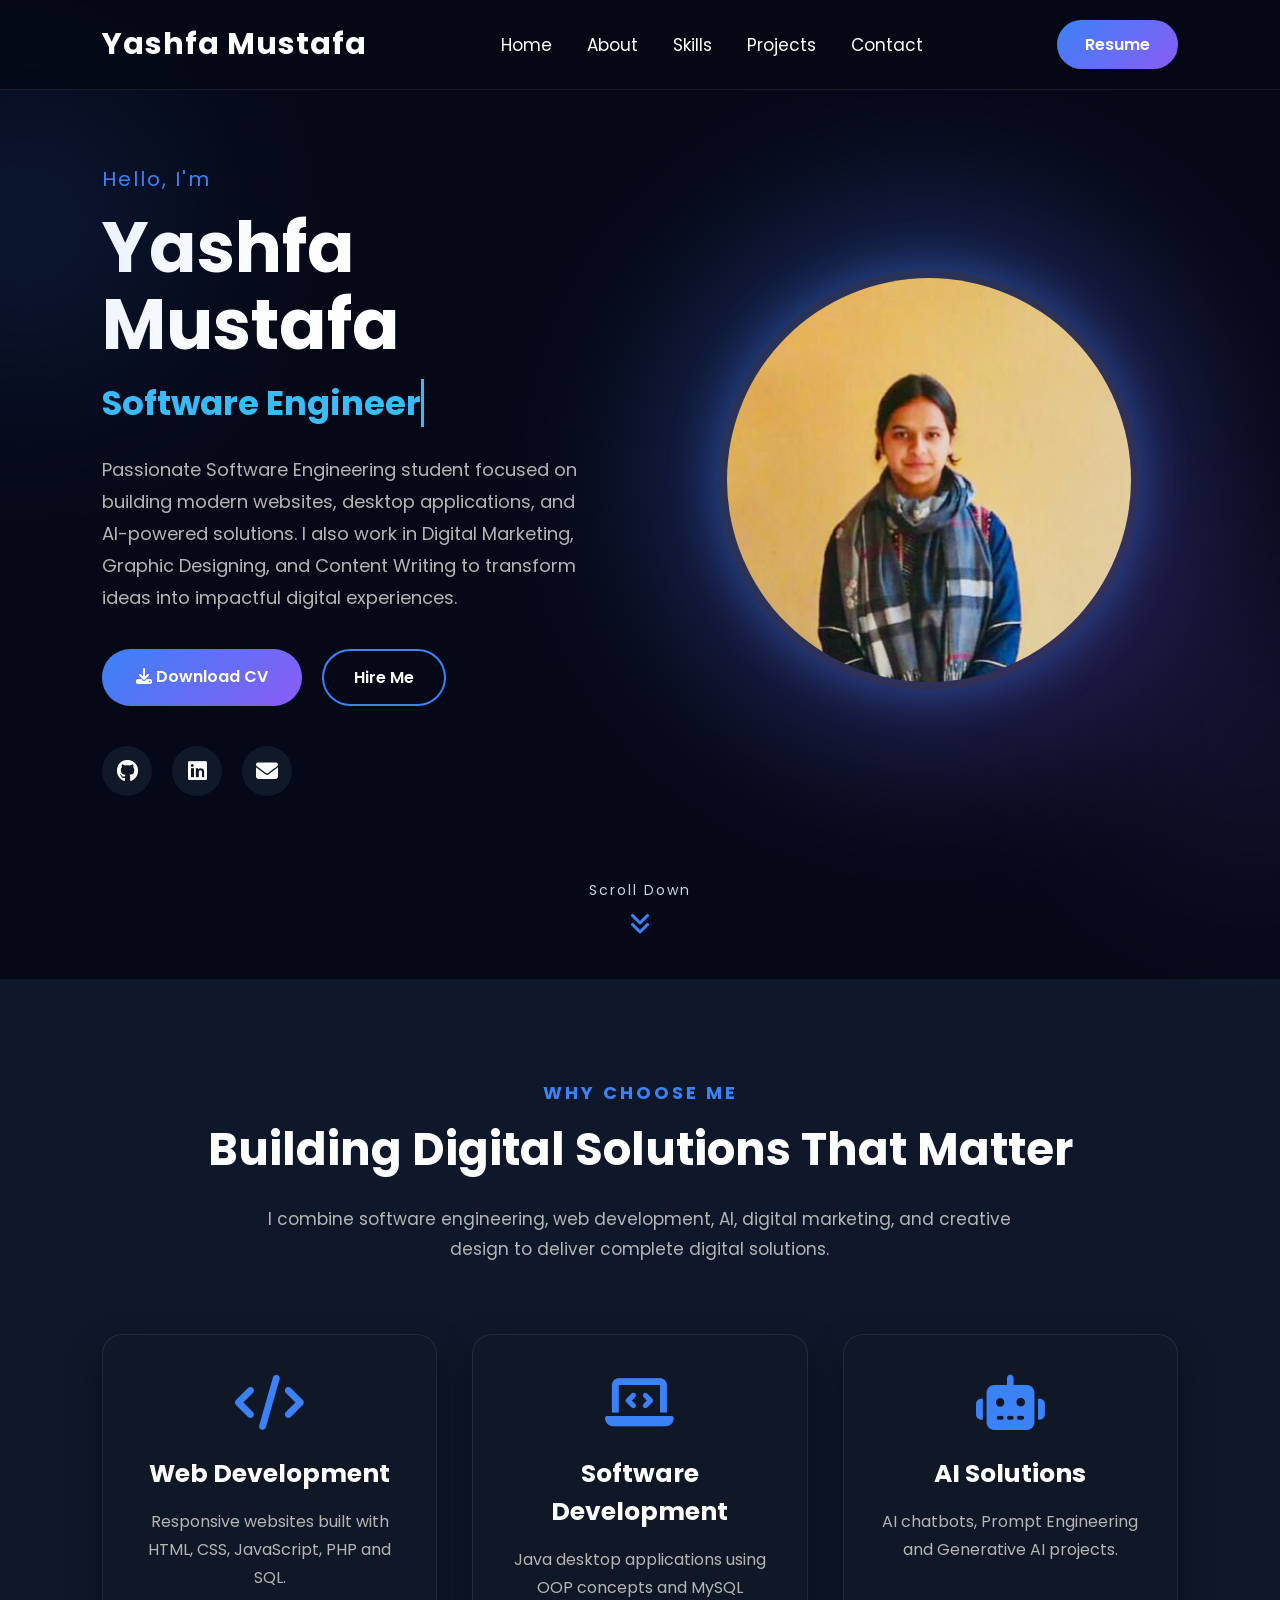
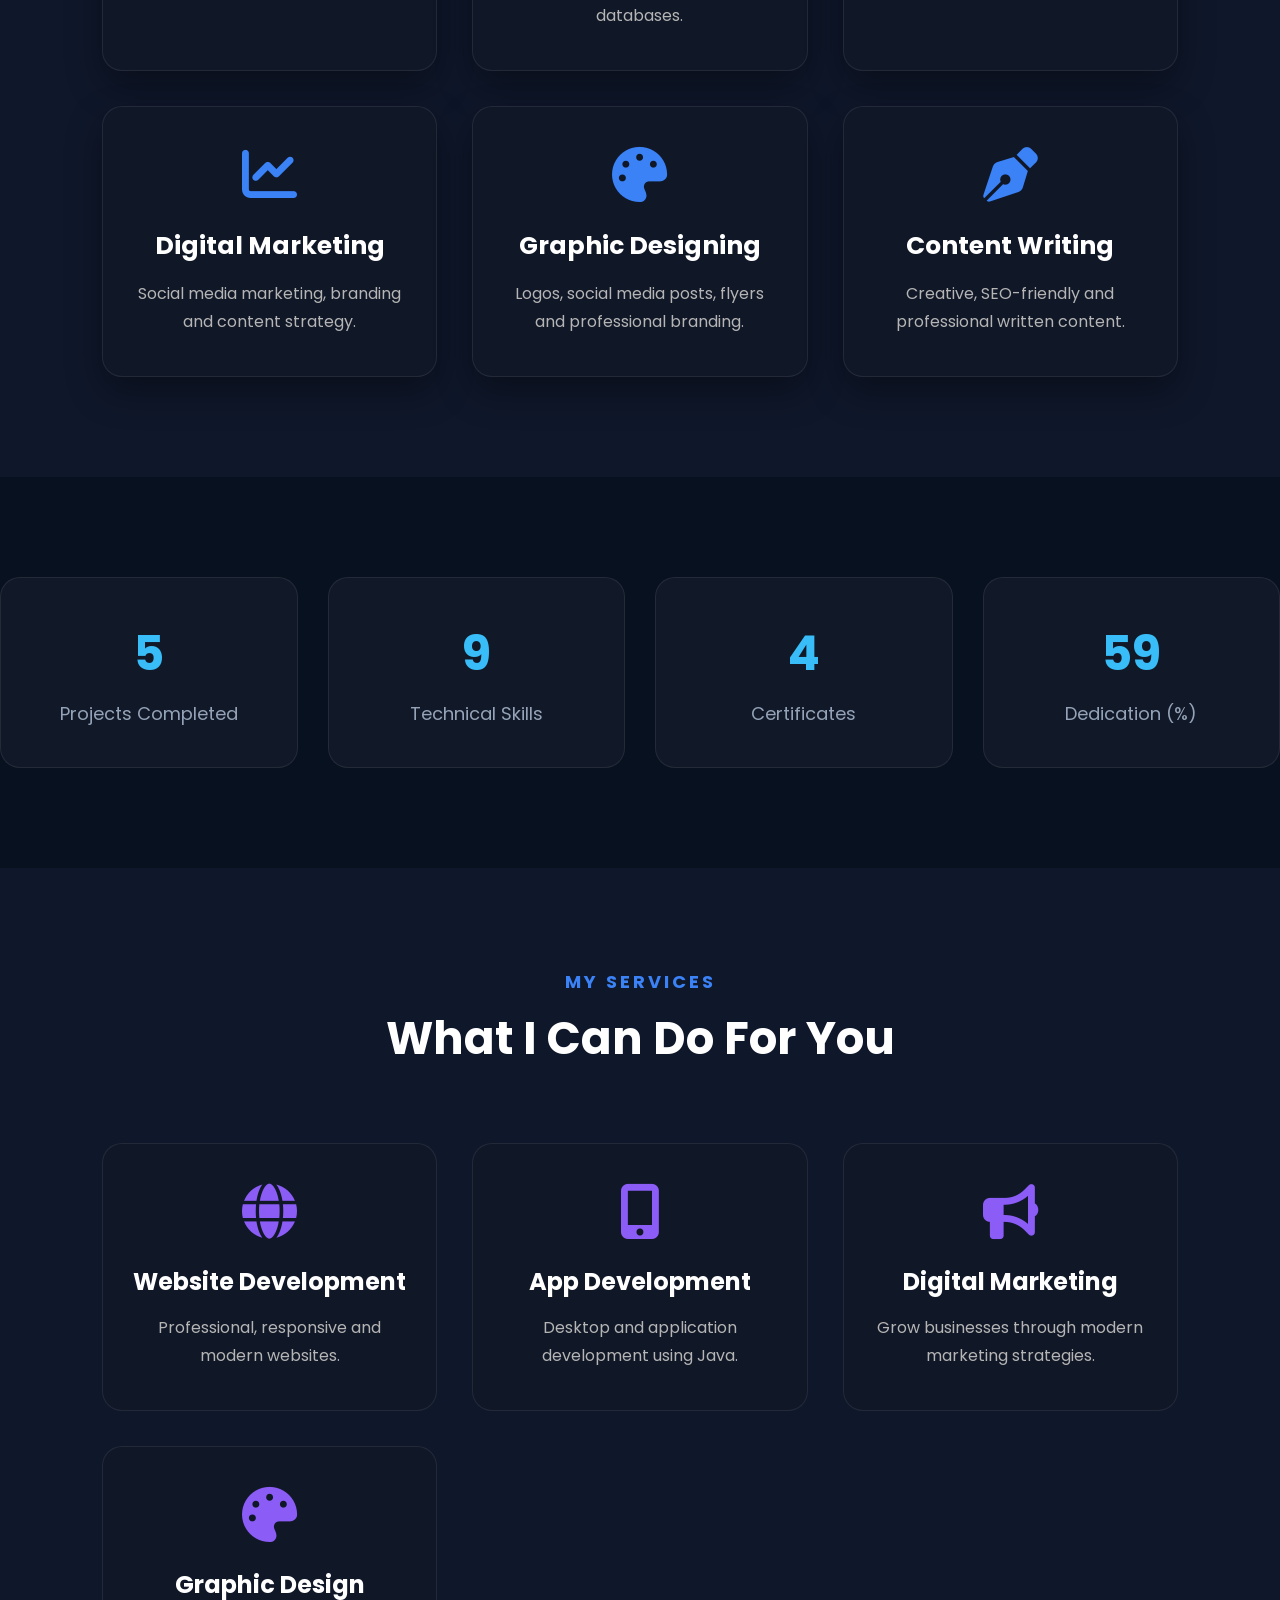
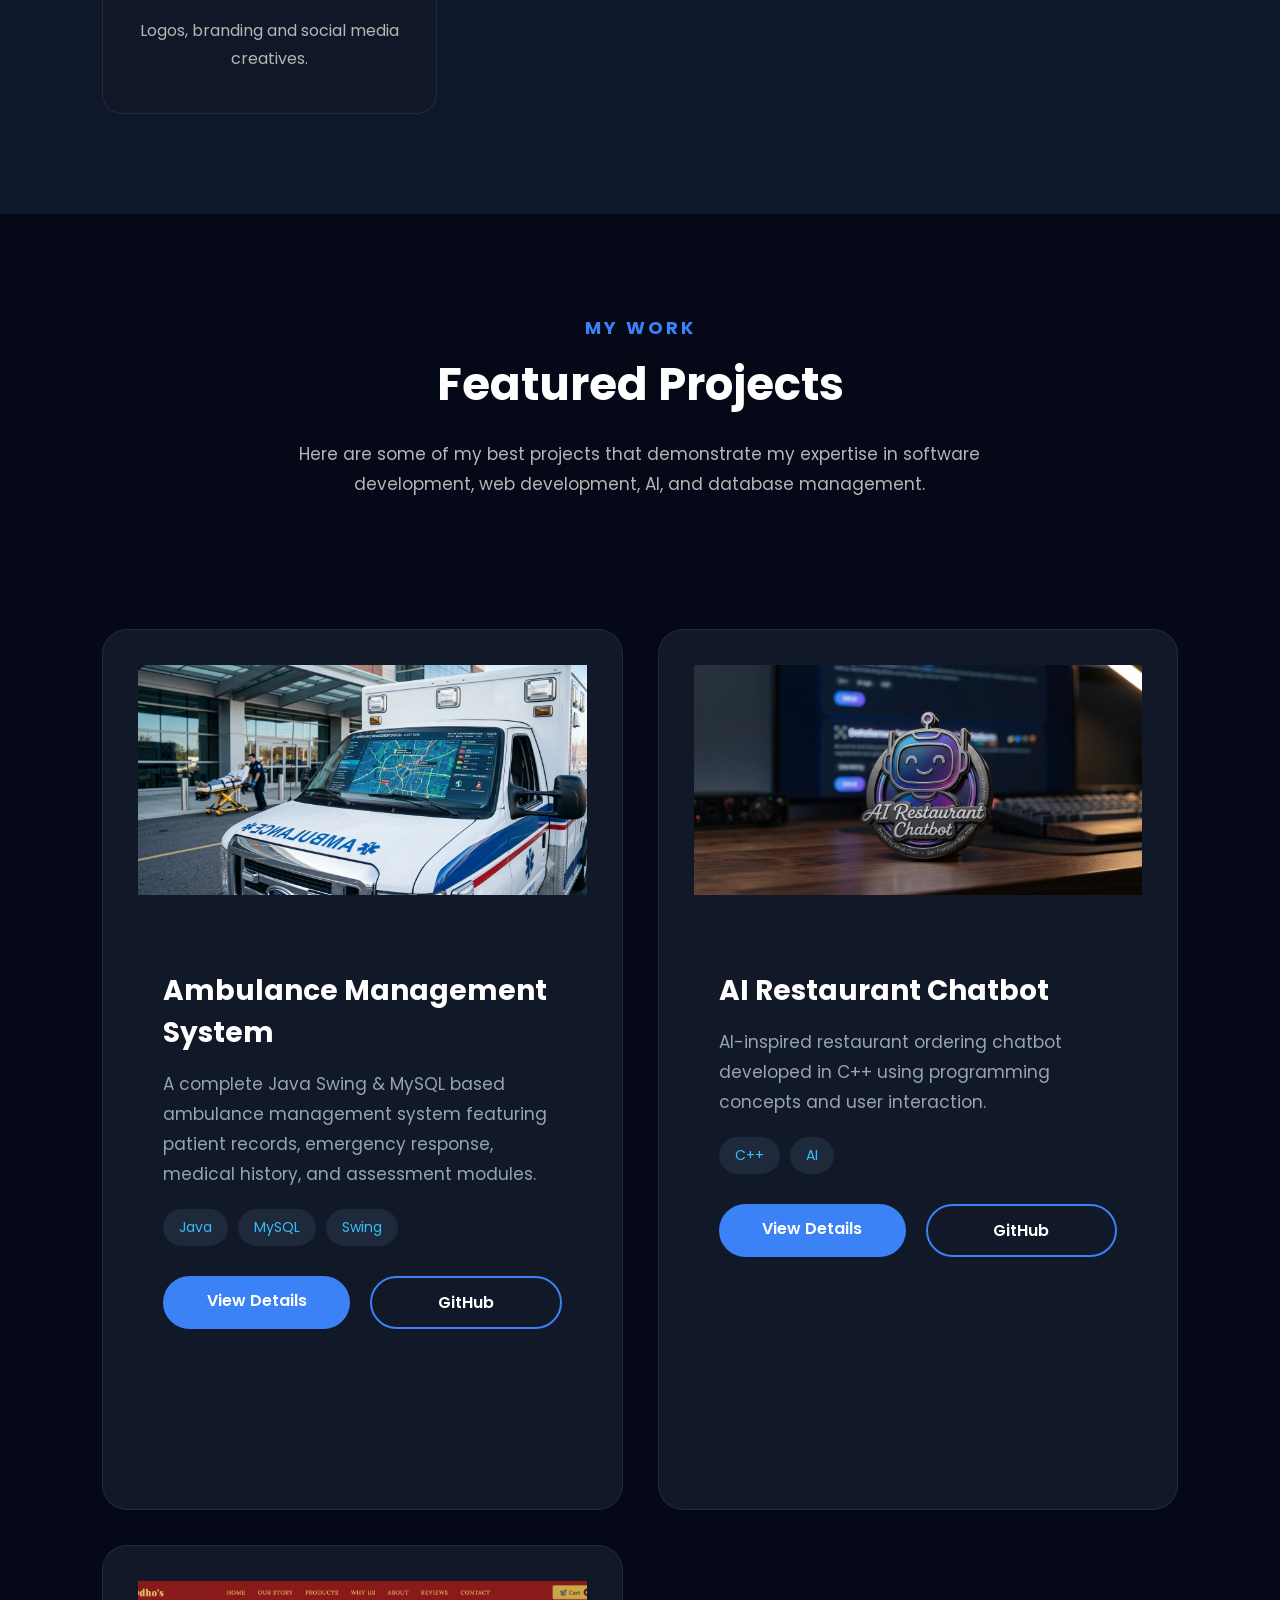
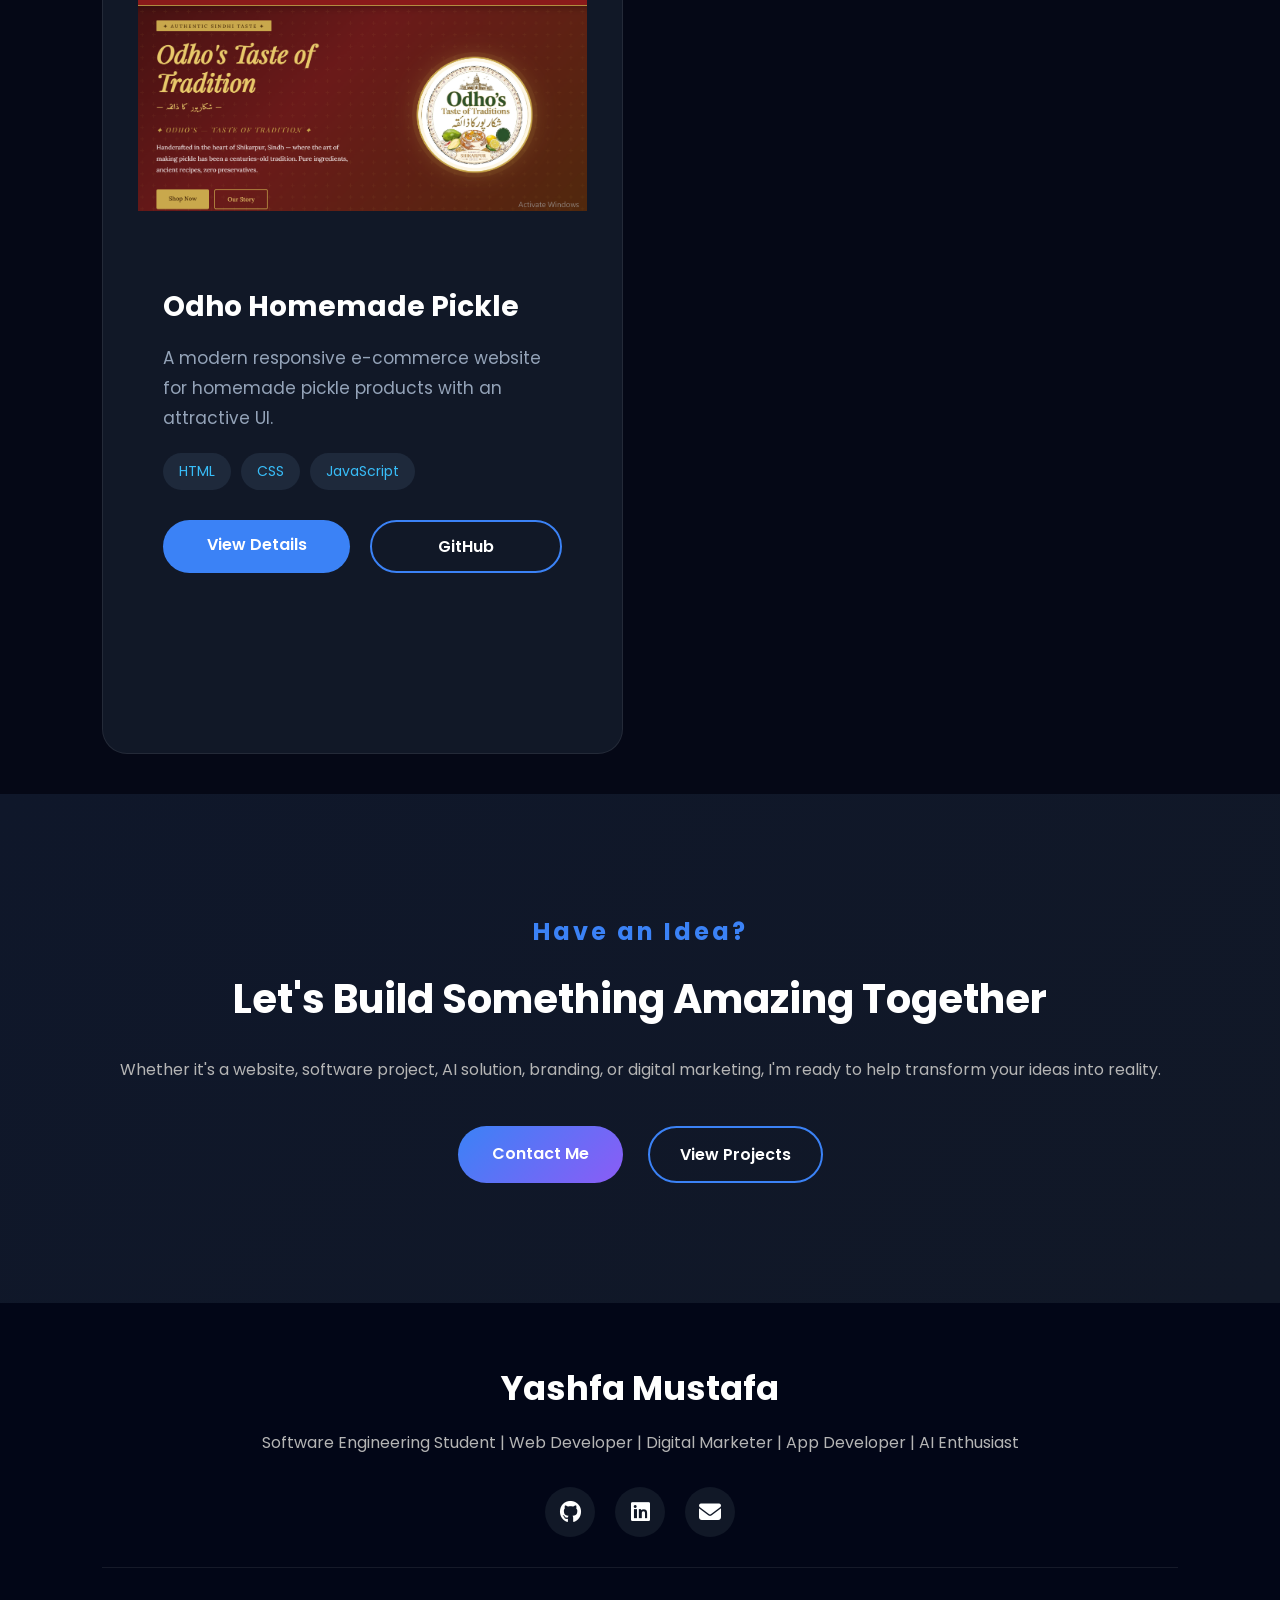
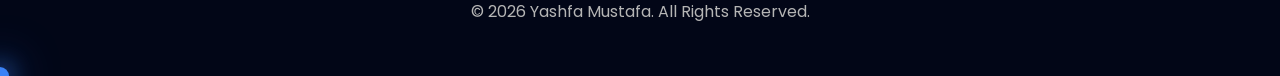
<file: index.html>
<!DOCTYPE html>
<html lang="en">

<head>

    <meta charset="UTF-8">
    <meta name="viewport" content="width=device-width, initial-scale=1.0">

    <title>Yashfa Mustafa | Portfolio</title>

    <link rel="stylesheet" href="style.css">

    <!-- Google Font -->

    <link href="https://fonts.googleapis.com/css2?family=Poppins:wght@300;400;500;600;700;800&display=swap"
        rel="stylesheet">

    <!-- Font Awesome -->

    <link rel="stylesheet"
        href="https://cdnjs.cloudflare.com/ajax/libs/font-awesome/6.6.0/css/all.min.css">

</head>

<body>

    <!--================== NAVBAR ==================-->

    <nav class="navbar">

        <div class="logo">
            <a href="#">Yashfa Mustafa</a>
        </div>

        <ul class="nav-links">

            <li><a class="active" href="index.html">Home</a></li>

            <li><a href="about.html">About</a></li>

            <li><a href="skills.html">Skills</a></li>

            <li><a href="projects.html">Projects</a></li>

            <li><a href="contact.html">Contact</a></li>

        </ul>

        <a href="resume.pdf" class="nav-btn" download>
            Resume
        </a>

    </nav>

    <!--================== HERO ==================-->

    <section class="hero">

        <!-- Left Side -->

        <div class="hero-content">

            <span class="hero-subtitle">

                Hello, I'm

            </span>

            <h1>

                Yashfa Mustafa

            </h1>

            <h2>

                <span id="typing"></span>

            </h2>

            <p>

                Passionate Software Engineering student focused on building
                modern websites, desktop applications, and AI-powered solutions.
                I also work in Digital Marketing, Graphic Designing, and Content
                Writing to transform ideas into impactful digital experiences.

            </p>

            <div class="hero-buttons">

                <a href="resume.pdf" class="btn-primary" download>

                    <i class="fa-solid fa-download"></i>

                    Download CV

                </a>

                <a href="contact.html" class="btn-secondary">

                    Hire Me

                </a>

            </div>

            <div class="social-icons">

                <a href="https://github.com/yashfamustafa" title="GitHub">

                    <i class="fab fa-github"></i>

                </a>

                <a href="https://www.linkedin.com/in/yashfa-mustafa-2963463a3" title="LinkedIn">

                    <i class="fab fa-linkedin"></i>

                </a>

                <a href="mailto:yashfamustafa04@gmail.com" title="Email">

                    <i class="fas fa-envelope"></i>

                </a>

              

            </div>

        </div>

        <!-- Right Side -->

        <div class="hero-image">

            <div class="circle"></div>

            <img src="profile.jpeg" alt="Yashfa Mustafa">

        </div>
     

    </section>
    
    <div class="scroll-down">

        <span>Scroll Down</span>

        <i class="fa-solid fa-angles-down"></i>

    </div>
<!--======================

        WHY CHOOSE ME
=======================-->

<section class="why-me">

    <div class="section-title">

        <h4>WHY CHOOSE ME</h4>

        <h2>Building Digital Solutions That Matter</h2>

        <p>
            I combine software engineering, web development, AI, digital
            marketing, and creative design to deliver complete digital solutions.
        </p>

    </div>

    <div class="why-container">

        <div class="why-card">

            <i class="fa-solid fa-code"></i>

            <h3>Web Development</h3>

            <p>
                Responsive websites built with HTML, CSS, JavaScript, PHP and SQL.
            </p>

        </div>

        <div class="why-card">

            <i class="fa-solid fa-laptop-code"></i>

            <h3>Software Development</h3>

            <p>
                Java desktop applications using OOP concepts and MySQL databases.
            </p>

        </div>

        <div class="why-card">

            <i class="fa-solid fa-robot"></i>

            <h3>AI Solutions</h3>

            <p>
                AI chatbots, Prompt Engineering and Generative AI projects.
            </p>

        </div>

        <div class="why-card">

            <i class="fa-solid fa-chart-line"></i>

            <h3>Digital Marketing</h3>

            <p>
                Social media marketing, branding and content strategy.
            </p>

        </div>

        <div class="why-card">

            <i class="fa-solid fa-palette"></i>

            <h3>Graphic Designing</h3>

            <p>
                Logos, social media posts, flyers and professional branding.
            </p>

        </div>

        <div class="why-card">

            <i class="fa-solid fa-pen-nib"></i>

            <h3>Content Writing</h3>

            <p>
                Creative, SEO-friendly and professional written content.
            </p>

        </div>

    </div>

</section>

<!--======================
        MY STATS
=======================-->

<section class="stats">

    <div class="stat-box">

        <h2 class="counter" data-target="8">0</h2>

        <p>Projects Completed</p>

    </div>

    <div class="stat-box">

        <h2 class="counter" data-target="15">0</h2>

        <p>Technical Skills</p>

    </div>

    <div class="stat-box">

        <h2 class="counter" data-target="6">0</h2>

        <p>Certificates</p>

    </div>

    <div class="stat-box">

        <h2 class="counter" data-target="100">0</h2>

        <p>Dedication (%)</p>

    </div>

</section>

<!--======================
        WHAT I DO
=======================-->

<section class="services">

    <div class="section-title">

        <h4>MY SERVICES</h4>

        <h2>What I Can Do For You</h2>

    </div>

    <div class="services-container">

        <div class="service">

            <i class="fa-solid fa-globe"></i>

            <h3>Website Development</h3>

            <p>
                Professional, responsive and modern websites.
            </p>

        </div>

        <div class="service">

            <i class="fa-solid fa-mobile-screen-button"></i>

            <h3>App Development</h3>

            <p>
                Desktop and application development using Java.
            </p>

        </div>

        <div class="service">

            <i class="fa-solid fa-bullhorn"></i>

            <h3>Digital Marketing</h3>

            <p>
                Grow businesses through modern marketing strategies.
            </p>

        </div>

        <div class="service">

            <i class="fa-solid fa-palette"></i>

            <h3>Graphic Design</h3>

            <p>
                Logos, branding and social media creatives.
            </p>

        </div>

    </div>

</section>
<!--==============================
        FEATURED PROJECTS
===============================-->

<section class="featured-projects">

    <div class="section-title">

        <h4>MY WORK</h4>

        <h2>Featured Projects</h2>

        <p>
            Here are some of my best projects that demonstrate my expertise in
            software development, web development, AI, and database management.
        </p>

    </div>

    <div class="project-container">

        <!-- Project 1 -->

        <div class="project-card">

            <img src="ambulance.png" alt="Ambulance Management System">

            <div class="project-content">

                <h3>Ambulance Management System</h3>

                <p>

                    A complete Java Swing & MySQL based ambulance management
                    system featuring patient records, emergency response,
                    medical history, and assessment modules.

                </p>

                <div class="tech">

                    <span>Java</span>

                    <span>MySQL</span>

                    <span>Swing</span>

                </div>

                <div class="project-buttons">

                    <a href="projects.html" class="project-btn">
                        View Details
                    </a>

                    <a href="https://github.com/yashfamustafa" class="project-btn2">
                        GitHub
                    </a>

                </div>

            </div>

        </div>

        <!-- Project 2 -->

        <div class="project-card">

            <img src="chatbot.png" alt="Restaurant Chatbot">

            <div class="project-content">

                <h3>AI Restaurant Chatbot</h3>

                <p>

                    AI-inspired restaurant ordering chatbot developed in C++
                    using programming concepts and user interaction.

                </p>

                <div class="tech">

                    <span>C++</span>

                    <span>AI</span>

                </div>

                <div class="project-buttons">

                    <a href="projects.html" class="project-btn">

                        View Details

                    </a>

                    <a href="https://github.com/yashfamustafa" class="project-btn2">

                        GitHub

                    </a>

                </div>

            </div>

        </div>

        <!-- Project 3 -->

        <div class="project-card">

            <img src="odhoachar.png" alt="Odho Achar Website">

            <div class="project-content">

                <h3>Odho Homemade Pickle</h3>

                <p>

                    A modern responsive e-commerce website for homemade pickle
                    products with an attractive UI.

                </p>

                <div class="tech">

                    <span>HTML</span>

                    <span>CSS</span>

                    <span>JavaScript</span>

                </div>

                <div class="project-buttons">

                    <a href="projects.html" class="project-btn">

                        View Details

                    </a>

                    <a href="https://github.com/yashfamustafa" class="project-btn2">

                        GitHub

                    </a>

                </div>

            </div>

        </div>

    </div>

</section>

<!--==============================
      CALL TO ACTION
===============================-->

<section class="cta">

    <h2>

        Have an Idea?

    </h2>

    <h1>

        Let's Build Something Amazing Together

    </h1>

    <p>

        Whether it's a website, software project, AI solution, branding,
        or digital marketing, I'm ready to help transform your ideas into
        reality.

    </p>

    <div class="cta-buttons">

        <a href="contact.html" class="btn-primary">

            Contact Me

        </a>

        <a href="projects.html" class="btn-secondary">

            View Projects

        </a>

    </div>

</section>

<!--==============================
          FOOTER
===============================-->

<footer>

    <div class="footer-content">

        <h2>

            Yashfa Mustafa

        </h2>

        <p>

            Software Engineering Student | Web Developer |
            Digital Marketer | App Developer | AI Enthusiast

        </p>

        <div class="footer-icons">

            <a href="https://github.com/yashfamustafa" title="GitHub">

                <i class="fab fa-github"></i>

            </a>

            <a href="https://www.linkedin.com/in/yashfa-mustafa-2963463a3" title="LinkedIn">

                <i class="fab fa-linkedin"></i>

            </a>

            <a href="mailto:yashfamustafa04@gmail.com" title="Email">

                <i class="fas fa-envelope"></i>

            </a>

           

        </div>

        <hr>

        <p>

            © 2026 Yashfa Mustafa. All Rights Reserved.

        </p>

    </div>

</footer>
    

    <script src="script.js"></script>

</body>

</html>
</file>
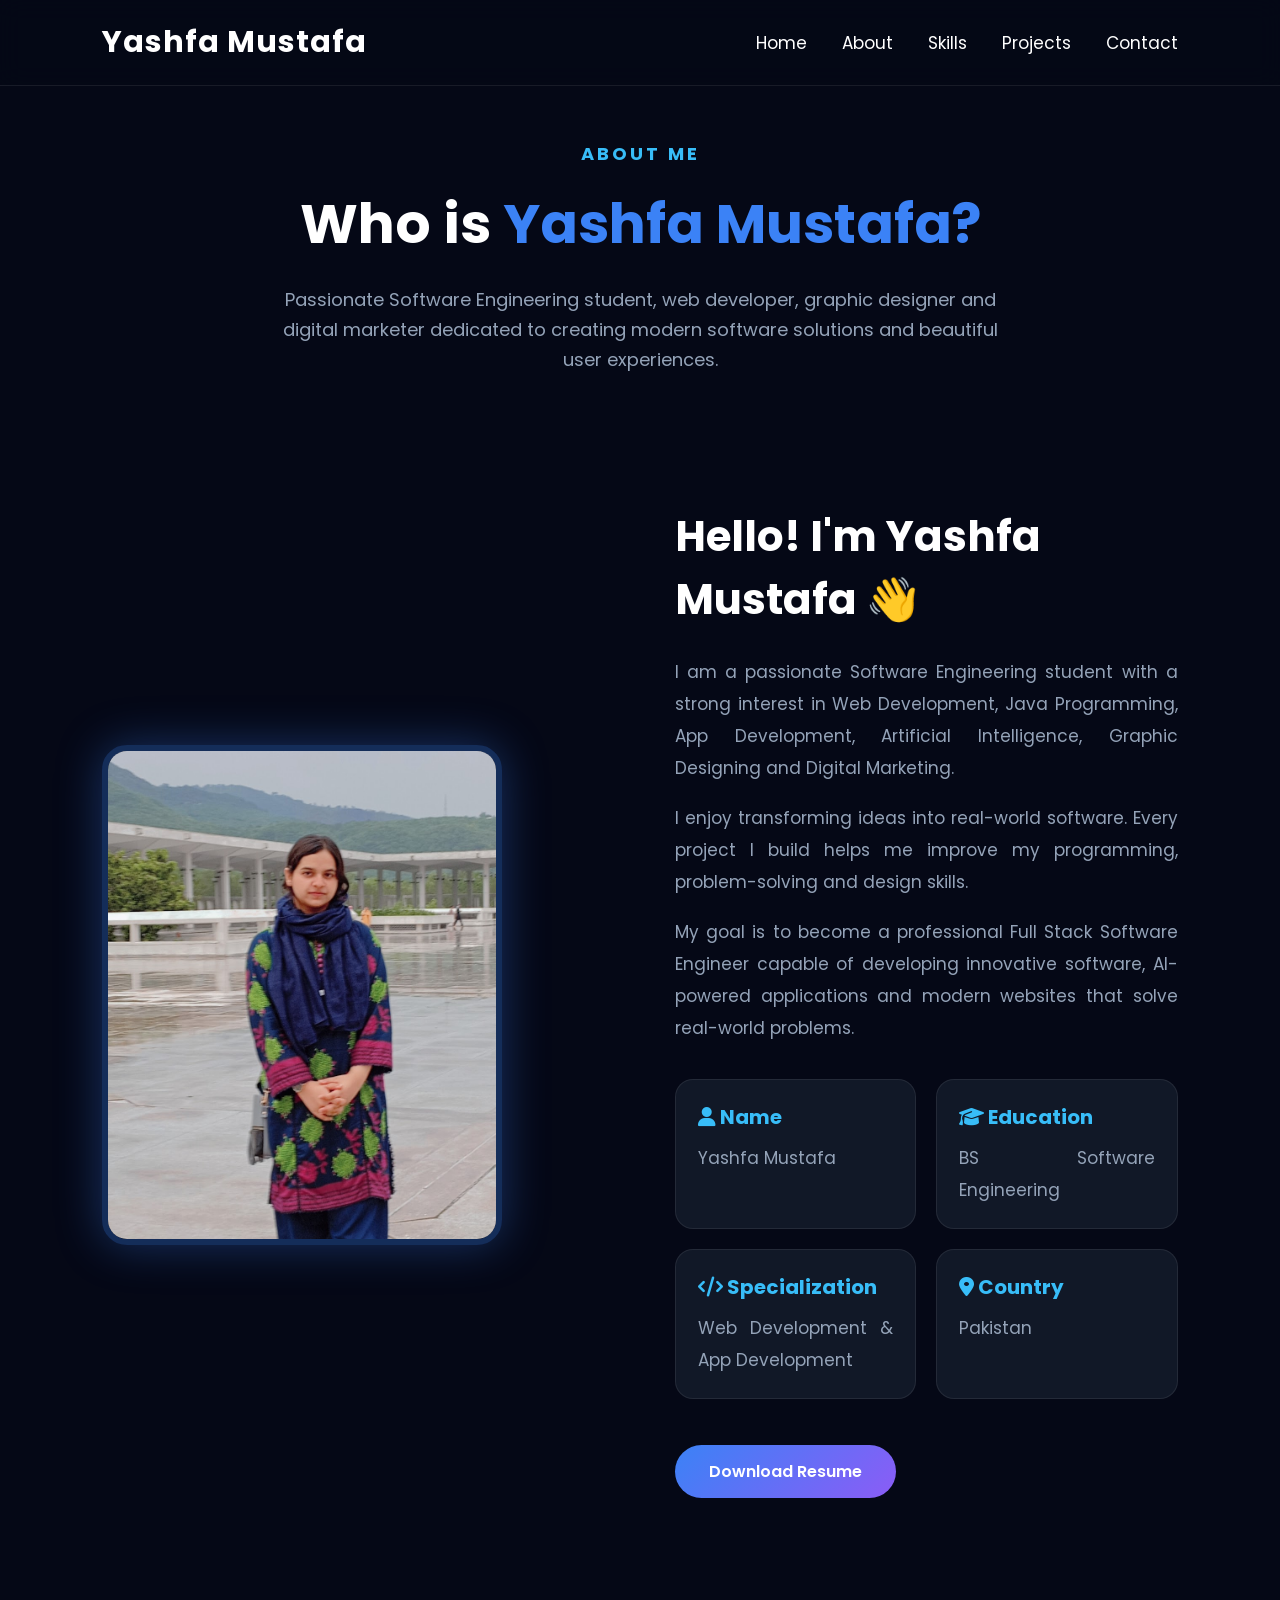
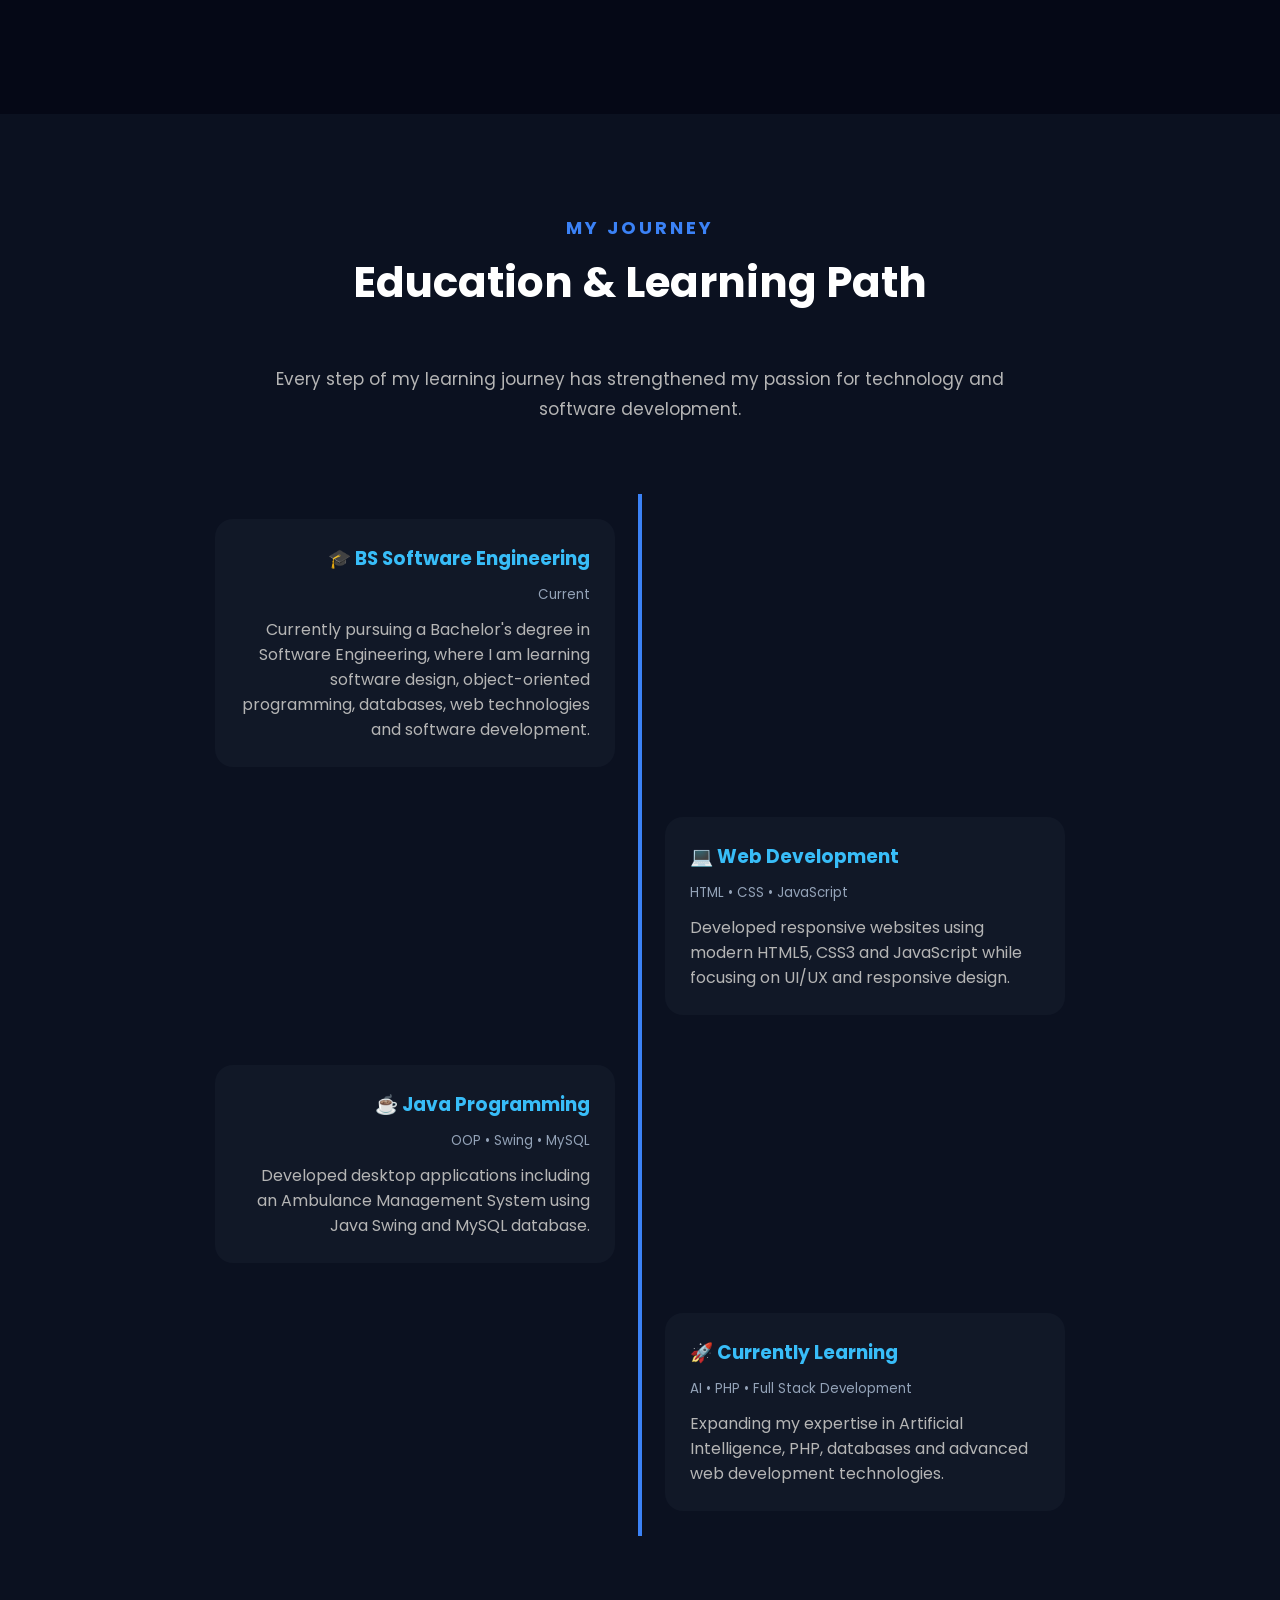
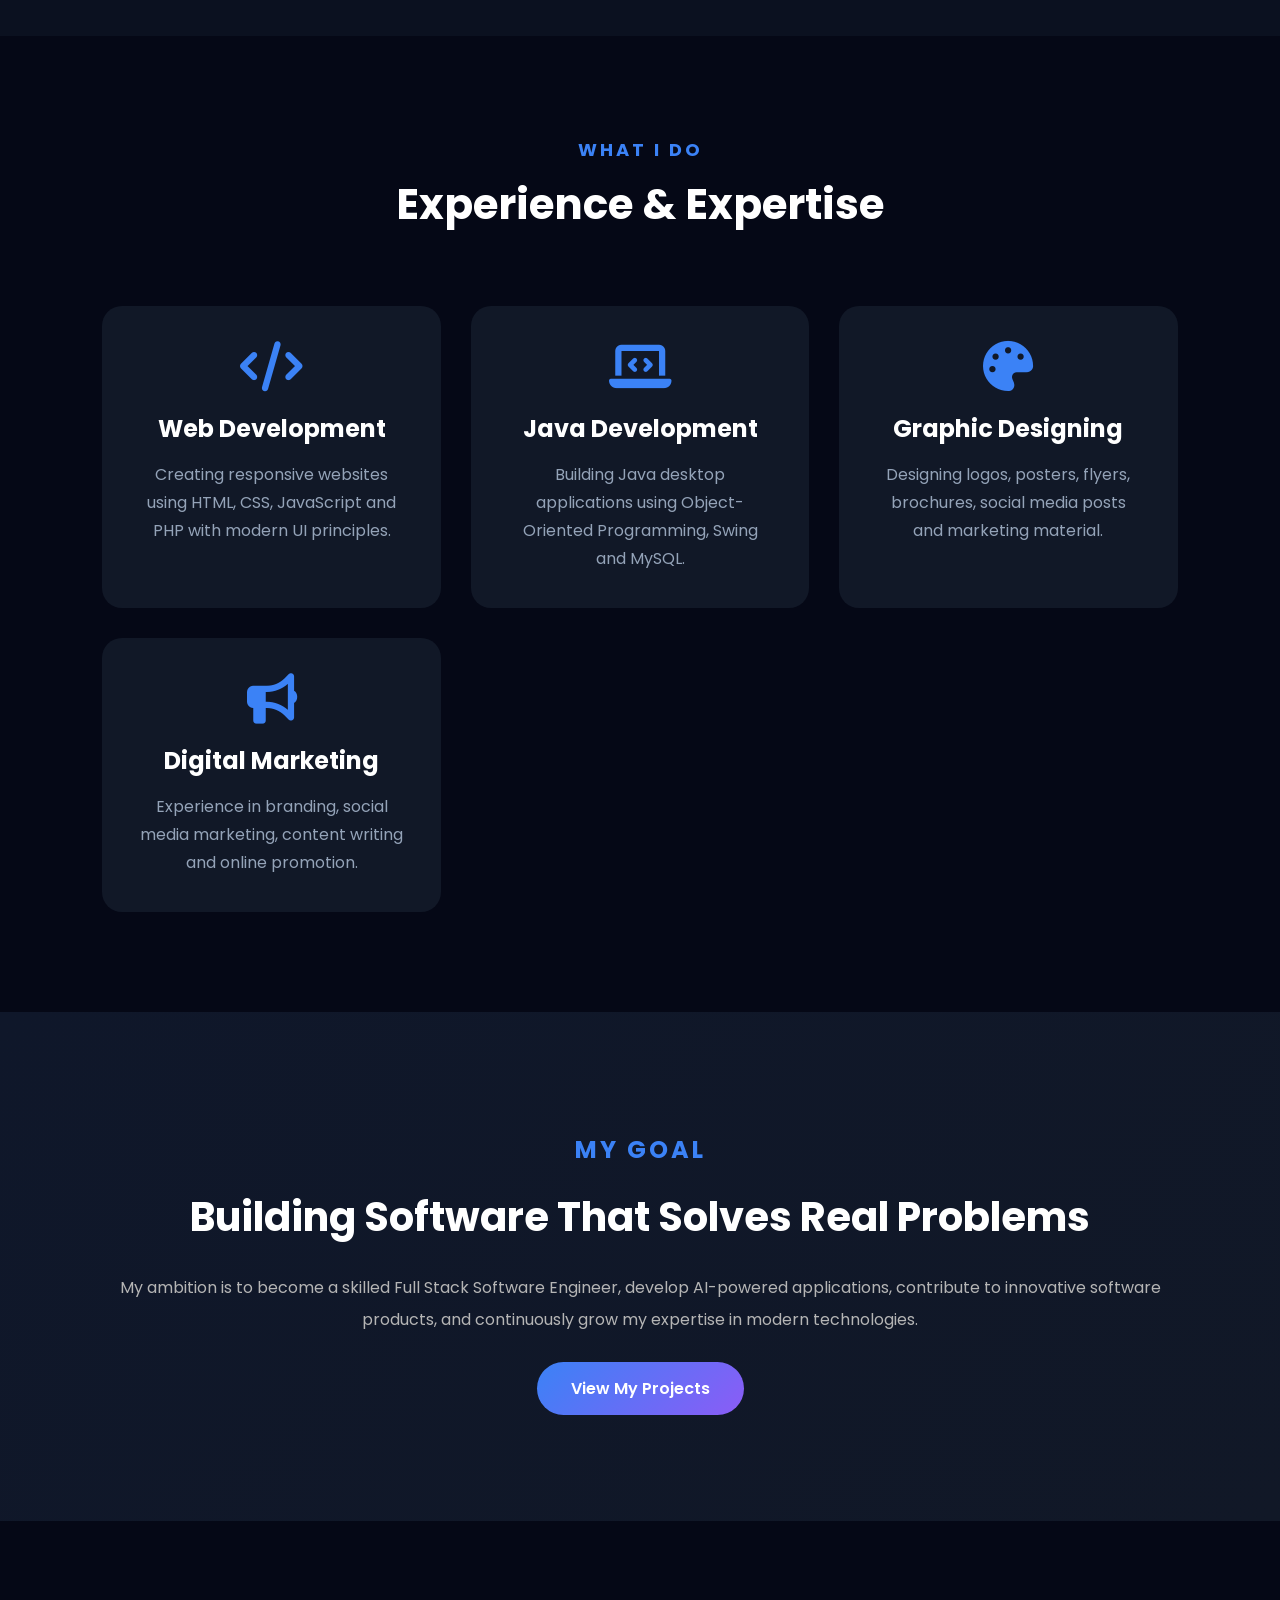
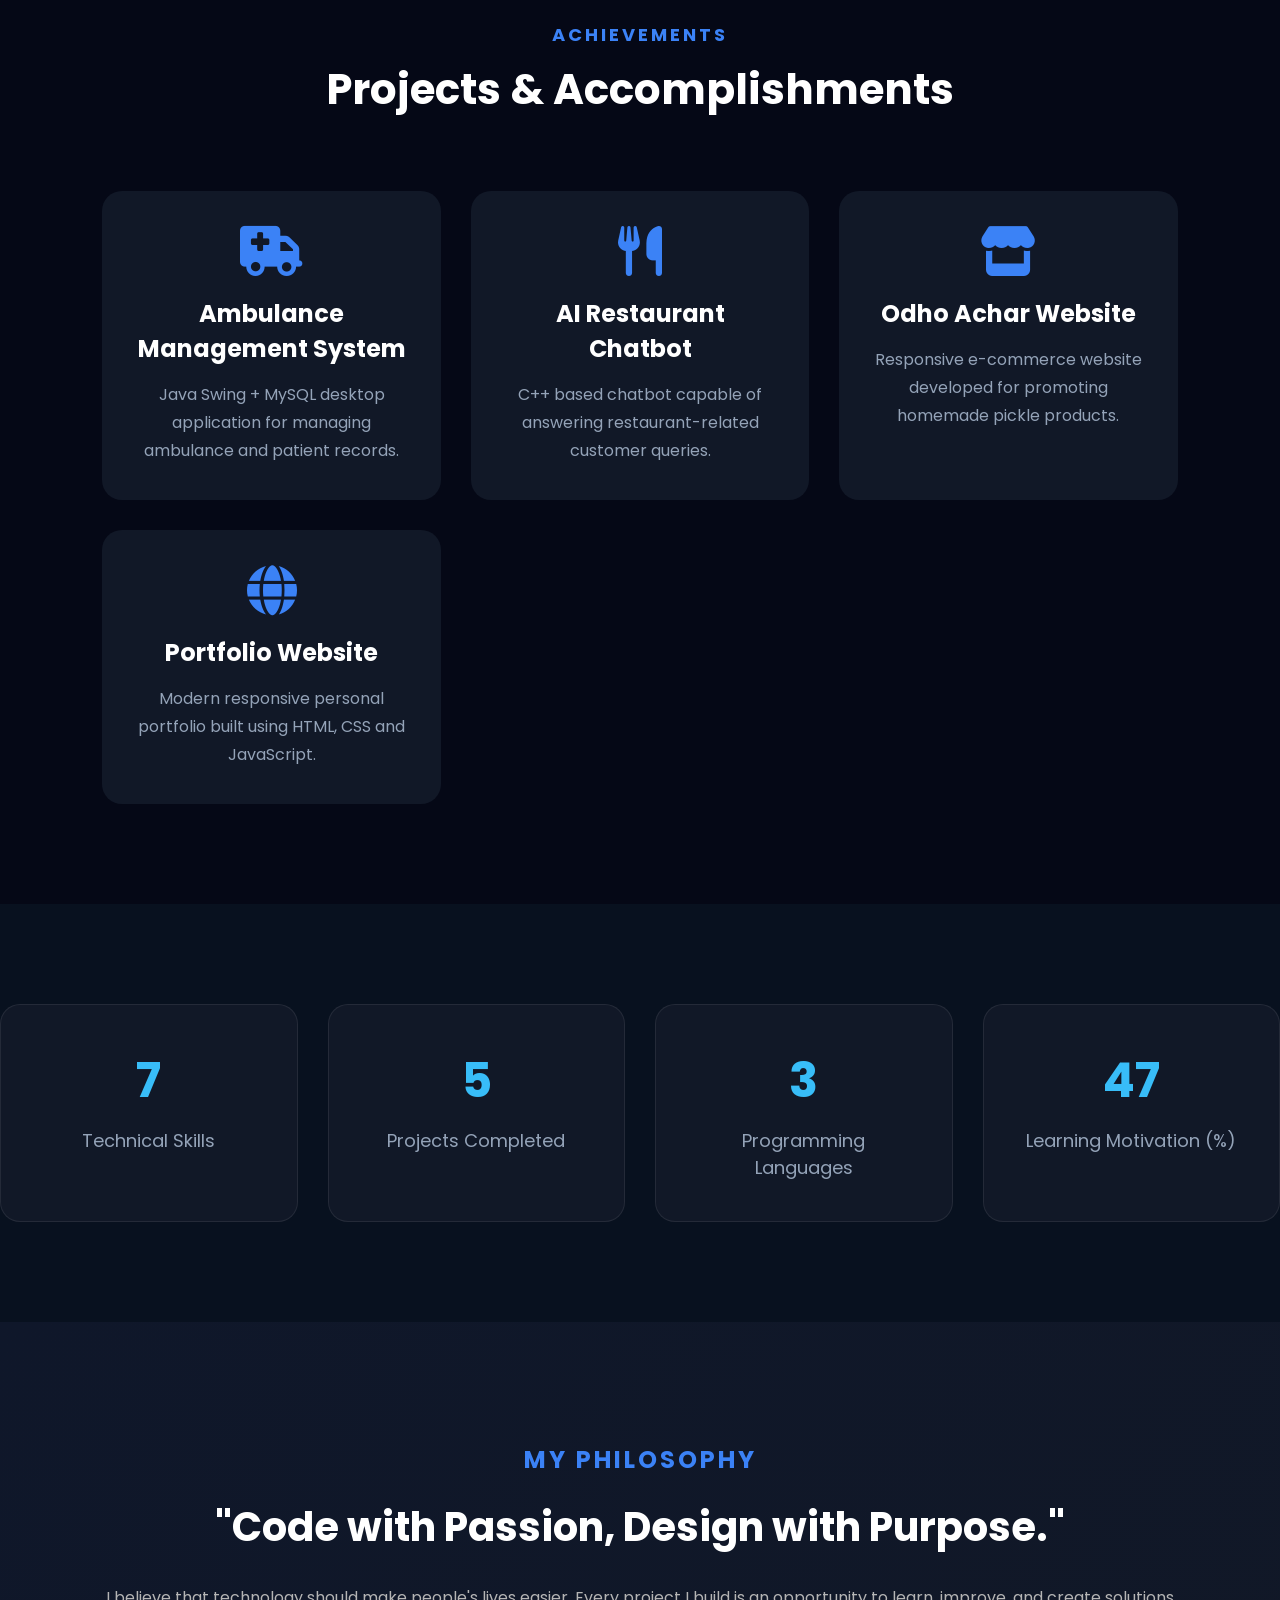
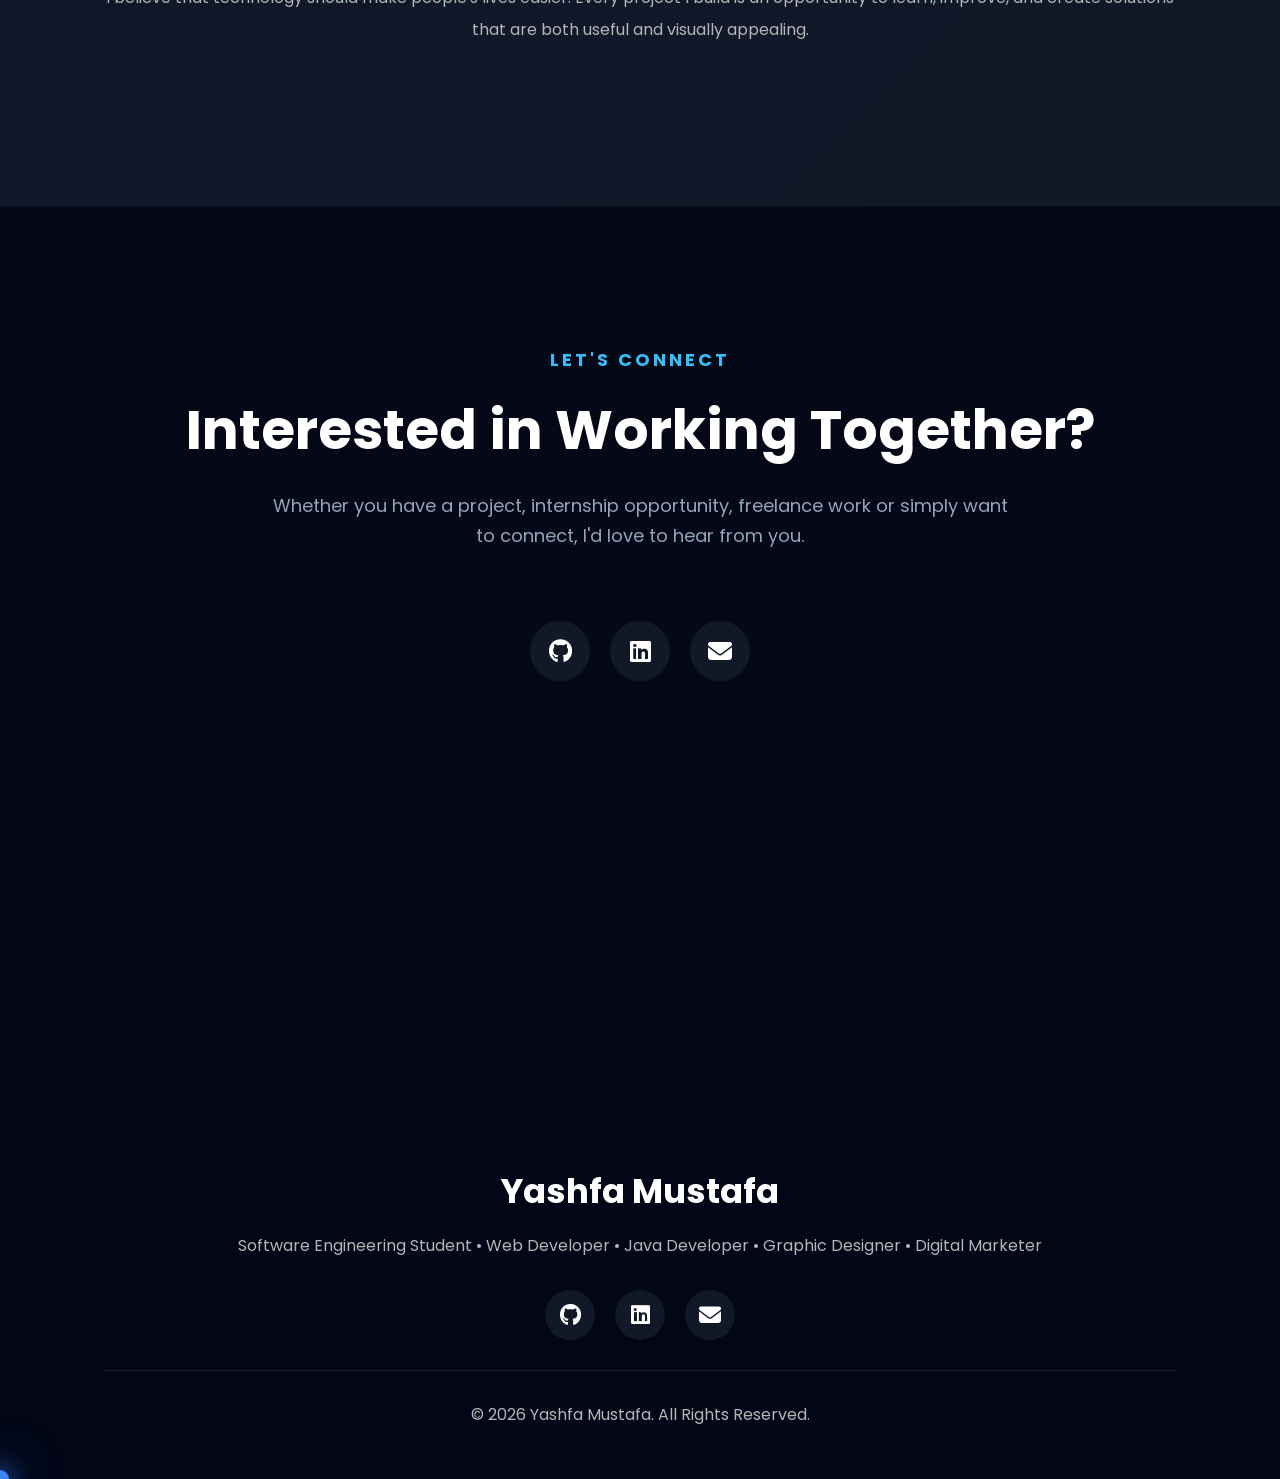
<file: about.html>
<!DOCTYPE html>
<html lang="en">

<head>

    <meta charset="UTF-8">

    <meta name="viewport" content="width=device-width, initial-scale=1.0">

    <title>About | Yashfa Mustafa</title>
    

    <link rel="stylesheet" href="style.css">

    <!-- Google Font -->

    <link href="https://fonts.googleapis.com/css2?family=Poppins:wght@300;400;500;600;700;800&display=swap" rel="stylesheet">

    <!-- Font Awesome -->

    <link rel="stylesheet"
        href="https://cdnjs.cloudflare.com/ajax/libs/font-awesome/6.6.0/css/all.min.css">

</head>

<body>

    <!--================ NAVBAR ================-->

    <nav class="navbar">

        <div class="logo">

            <a href="index.html">Yashfa Mustafa</a>

        </div>

        <ul class="nav-links">

            <li><a href="index.html">Home</a></li>

            <li><a href="about.html" class="active">About</a></li>

            <li><a href="skills.html">Skills</a></li>

            <li><a href="projects.html">Projects</a></li>

            <li><a href="contact.html">Contact</a></li>

        </ul>

    </nav>

    <!--================ ABOUT HERO ================-->

    <section class="about-page">

        <div class="about-header">

            <h4>ABOUT ME</h4>

            <h1>Who is <span>Yashfa Mustafa?</span></h1>

            <p>

                Passionate Software Engineering student, web developer,
                graphic designer and digital marketer dedicated to creating
                modern software solutions and beautiful user experiences.

            </p>

        </div>

        <div class="about-container">

            <!-- Left -->

            <div class="about-image fade-up">

                <img src="about.jpeg" alt="Yashfa Mustafa">

            </div>

            <!-- Right -->

            <div class="about-content fade-up">

                <h2>Hello! I'm Yashfa Mustafa 👋</h2>

                <p>

                    I am a passionate Software Engineering student with a
                    strong interest in Web Development, Java Programming, App Development,
                    Artificial Intelligence, Graphic Designing and Digital
                    Marketing.

                </p>

                <p>

                    I enjoy transforming ideas into real-world software.
                    Every project I build helps me improve my programming,
                    problem-solving and design skills.

                </p>

                <p>

                    My goal is to become a professional Full Stack Software
                    Engineer capable of developing innovative software,
                    AI-powered applications and modern websites that solve
                    real-world problems.

                </p>

                <div class="about-info">

                    <div class="info-box">

                        <h3><i class="fa-solid fa-user"></i> Name</h3>

                        <p>Yashfa Mustafa</p>

                    </div>

                    <div class="info-box">

                        <h3><i class="fa-solid fa-graduation-cap"></i> Education</h3>

                        <p>BS Software Engineering</p>

                    </div>

                    <div class="info-box">

                        <h3><i class="fa-solid fa-code"></i> Specialization</h3>

                        <p>Web Development & App  Development</p>

                    </div>

                    <div class="info-box">

                        <h3><i class="fa-solid fa-location-dot"></i> Country</h3>

                        <p>Pakistan</p>

                    </div>

                </div>

                <br>

                <a href="resume.pdf" class="btn-primary" download>

                    Download Resume

                </a>

            </div>

        </div>

    </section>
        <!--================ EDUCATION TIMELINE ================-->

    <section class="education">
        

        <div class="section-title">

            <h4>MY JOURNEY</h4>

            <h2>Education & Learning Path</h2>

            <p>
                Every step of my learning journey has strengthened my passion
                for technology and software development.
            </p>

        </div>

        <div class="timeline">

            <div class="timeline-item">

                <div class="timeline-content">

                    <h3>🎓 BS Software Engineering</h3>

                    <small>Current</small>

                    <p>

                        Currently pursuing a Bachelor's degree in Software Engineering,
                        where I am learning software design, object-oriented programming,
                        databases, web technologies and software development.

                    </p>

                </div>

            </div>

            <div class="timeline-item">

                <div class="timeline-content">

                    <h3>💻 Web Development</h3>

                    <small>HTML • CSS • JavaScript</small>

                    <p>

                        Developed responsive websites using modern HTML5, CSS3
                        and JavaScript while focusing on UI/UX and responsive design.

                    </p>

                </div>

            </div>

            <div class="timeline-item">

                <div class="timeline-content">

                    <h3>☕ Java Programming</h3>

                    <small>OOP • Swing • MySQL</small>

                    <p>

                        Developed desktop applications including an Ambulance
                        Management System using Java Swing and MySQL database.

                    </p>

                </div>

            </div>

            <div class="timeline-item">

                <div class="timeline-content">

                    <h3>🚀 Currently Learning</h3>

                    <small>AI • PHP • Full Stack Development</small>

                    <p>

                        Expanding my expertise in Artificial Intelligence,
                        PHP, databases and advanced web development technologies.

                    </p>

                </div>

            </div>

        </div>

    </section>

    <!--================ EXPERIENCE ================-->

    <section class="achievement">

        <div class="section-title">

            <h4>WHAT I DO</h4>

            <h2>Experience & Expertise</h2>

        </div>

        <div class="achievement-grid">

            <div class="achievement-card">

                <i class="fa-solid fa-code"></i>

                <h3>Web Development</h3>

                <p>

                    Creating responsive websites using HTML, CSS,
                    JavaScript and PHP with modern UI principles.

                </p>

            </div>

            <div class="achievement-card">

                <i class="fa-solid fa-laptop-code"></i>

                <h3>Java Development</h3>

                <p>

                    Building Java desktop applications using
                    Object-Oriented Programming, Swing and MySQL.

                </p>

            </div>

            <div class="achievement-card">

                <i class="fa-solid fa-palette"></i>

                <h3>Graphic Designing</h3>

                <p>

                    Designing logos, posters, flyers, brochures,
                    social media posts and marketing material.

                </p>

            </div>

            <div class="achievement-card">

                <i class="fa-solid fa-bullhorn"></i>

                <h3>Digital Marketing</h3>

                <p>

                    Experience in branding, social media marketing,
                    content writing and online promotion.

                </p>

            </div>

        </div>

    </section>

    <!--================ CAREER GOAL ================-->

    <section class="cta">

        <h2>MY GOAL</h2>

        <h1>Building Software That Solves Real Problems</h1>

        <p>

            My ambition is to become a skilled Full Stack Software Engineer,
            develop AI-powered applications, contribute to innovative software
            products, and continuously grow my expertise in modern technologies.

        </p>

        <a href="projects.html" class="btn-primary">

            View My Projects

        </a>

    </section>

    <!--================ ACHIEVEMENTS ================-->

    <section class="achievement">

        <div class="section-title">

            <h4>ACHIEVEMENTS</h4>

            <h2>Projects & Accomplishments</h2>

        </div>

        <div class="achievement-grid">

            <div class="achievement-card">

                <i class="fa-solid fa-truck-medical"></i>

                <h3>Ambulance Management System</h3>

                <p>

                    Java Swing + MySQL desktop application for
                    managing ambulance and patient records.

                </p>

            </div>

            <div class="achievement-card">

                <i class="fa-solid fa-utensils"></i>

                <h3>AI Restaurant Chatbot</h3>

                <p>

                    C++ based chatbot capable of answering
                    restaurant-related customer queries.

                </p>

            </div>

            <div class="achievement-card">

                <i class="fa-solid fa-store"></i>

                <h3>Odho Achar Website</h3>

                <p>

                    Responsive e-commerce website developed
                    for promoting homemade pickle products.

                </p>

            </div>

            <div class="achievement-card">

                <i class="fa-solid fa-globe"></i>

                <h3>Portfolio Website</h3>

                <p>

                    Modern responsive personal portfolio built
                    using HTML, CSS and JavaScript.

                </p>

            </div>

        </div>

    </section>

    <!--================ STATISTICS ================-->

    <section class="stats">

        <div class="stat-box">

            <h2 class="counter" data-target="15">0</h2>

            <p>Technical Skills</p>

        </div>

        <div class="stat-box">

            <h2 class="counter" data-target="10">0</h2>

            <p>Projects Completed</p>

        </div>

        <div class="stat-box">

            <h2 class="counter" data-target="5">0</h2>

            <p>Programming Languages</p>

        </div>

        <div class="stat-box">

            <h2 class="counter" data-target="100">0</h2>

            <p>Learning Motivation (%)</p>

        </div>

    </section>
        <!--================ PERSONAL QUOTE ================-->

    <section class="cta">

        <h2>MY PHILOSOPHY</h2>

        <h1>"Code with Passion, Design with Purpose."</h1>

        <p>

            I believe that technology should make people's lives easier.
            Every project I build is an opportunity to learn, improve,
            and create solutions that are both useful and visually appealing.

        </p>

    </section>

    <!--================ LET'S CONNECT ================-->

    <section class="contact-page">

        <div class="contact-header">

            <h4>LET'S CONNECT</h4>

            <h1>Interested in Working Together?</h1>

            <p>

                Whether you have a project, internship opportunity,
                freelance work or simply want to connect,
                I'd love to hear from you.

            </p>

        </div>

        <div class="contact-social">

            <a href="https://github.com/yashfamustafa" target="_blank">

                <i class="fab fa-github"></i>

            </a>

            <a href="https://linkedin.com/in/https://www.linkedin.com/in/yashfa-mustafa-2963463a3" target="_blank">

                <i class="fab fa-linkedin"></i>

            </a>

            <a href="mailto:yashfamustafa04@gmail.com">

                <i class="fas fa-envelope"></i>

            </a>

            

        </div>

    </section>

    <!--================ FOOTER ================-->

    <footer>

        <div class="footer-content">

            <h2>Yashfa Mustafa</h2>

            <p>

                Software Engineering Student • Web Developer • Java Developer
                • Graphic Designer • Digital Marketer

            </p>

            <div class="footer-icons">

                <a href="https://github.com/yashfamustafa" target="_blank">

                    <i class="fab fa-github"></i>

                </a>

                <a href="https://linkedin.com/in/https://www.linkedin.com/in/yashfa-mustafa-2963463a3" target="_blank">

                    <i class="fab fa-linkedin"></i>

                </a>

                <a href="mailto:yashfamustafa04@gmail.com">

                    <i class="fas fa-envelope"></i>

                </a>

            </div>

            <hr>

            <p>

                © 2026 Yashfa Mustafa. All Rights Reserved.

            </p>

        </div>

    </footer>

    <!--================ JAVASCRIPT ================-->

    <script src="script.js"></script>

</body>

</html>
</file>
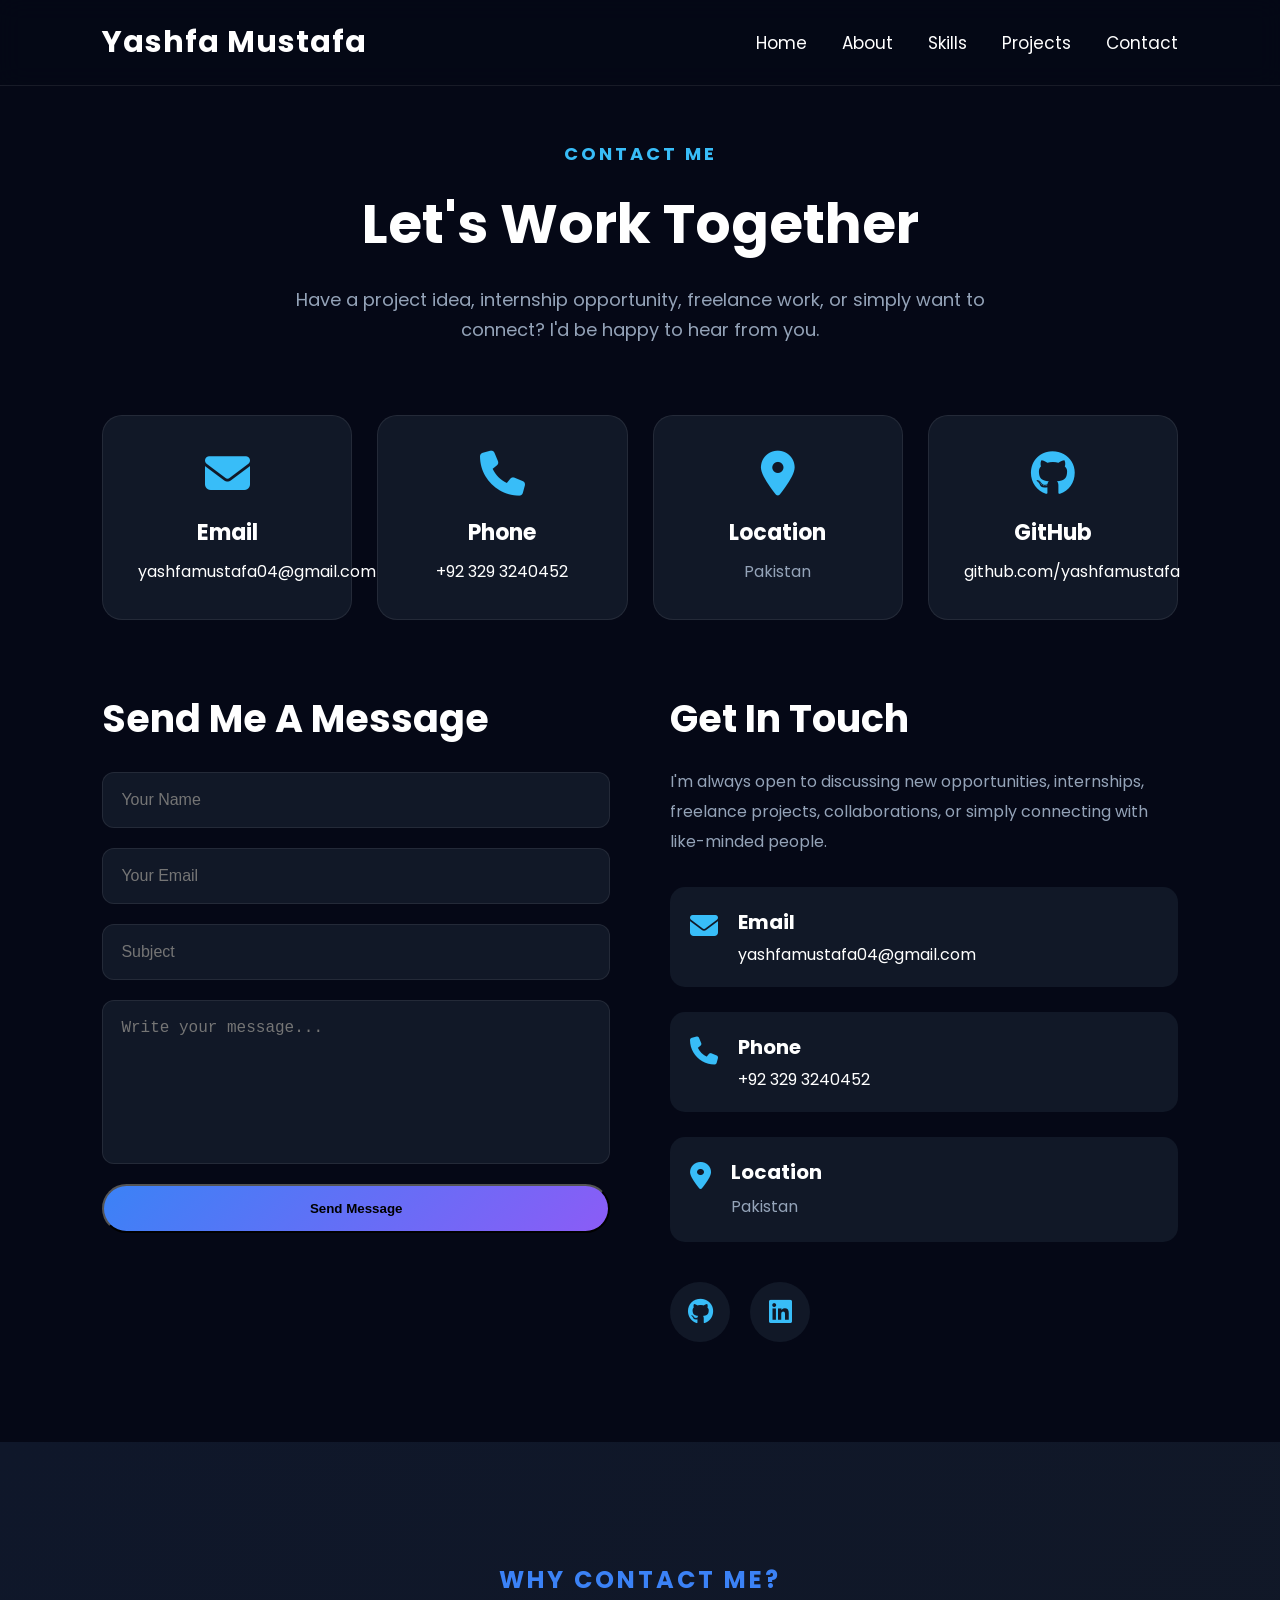
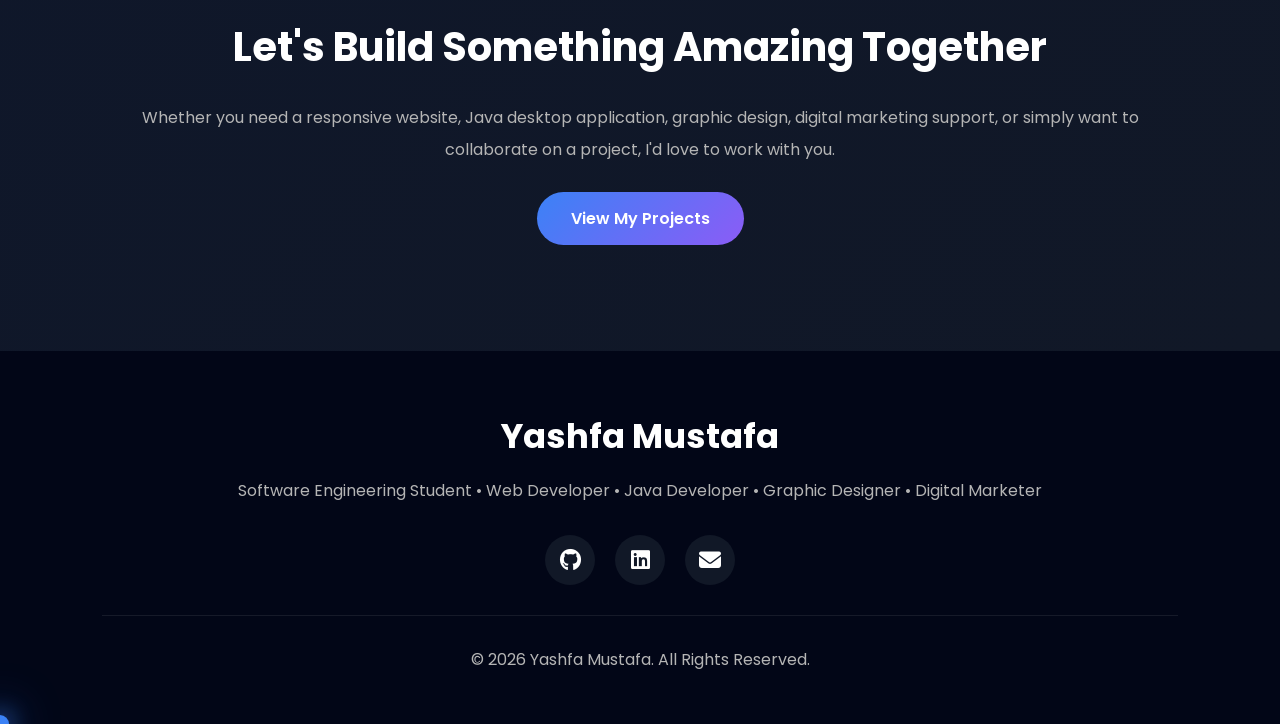
<file: contact.html>
<!DOCTYPE html>
<html lang="en">

<head>

    <meta charset="UTF-8">

    <meta name="viewport"
          content="width=device-width, initial-scale=1.0">

    <title>Contact | Yashfa Mustafa</title>

    
    <link rel="stylesheet" href="style.css">

    <link href="https://fonts.googleapis.com/css2?family=Poppins:wght@300;400;500;600;700;800&display=swap"
          rel="stylesheet">

    <link rel="stylesheet"
href="https://cdnjs.cloudflare.com/ajax/libs/font-awesome/6.6.0/css/all.min.css">

</head>

<body>

<!---------------- NAVBAR ---------------->

<nav class="navbar">

<div class="logo">

<a href="index.html">

Yashfa Mustafa

</a>

</div>

<ul class="nav-links">

<li><a href="index.html">Home</a></li>

<li><a href="about.html">About</a></li>

<li><a href="skills.html">Skills</a></li>

<li><a href="projects.html">Projects</a></li>

<li><a href="contact.html" class="active">Contact</a></li>

</ul>

</nav>

<!---------------- HERO ---------------->

<section class="contact-page">

<div class="contact-header">

<h4>CONTACT ME</h4>

<h1>Let's Work Together</h1>

<p>

Have a project idea, internship opportunity, freelance work,
or simply want to connect? I'd be happy to hear from you.

</p>

</div>

<!---------------- CONTACT INFO ---------------->

<div class="contact-info">

<div class="contact-box">

<i class="fas fa-envelope"></i>

<h3>Email</h3>

<a href="mailto:yashfamustafa04@gmail.com" target="_blank">yashfamustafa04@gmail.com</a>

</div>

<div class="contact-box">

<i class="fas fa-phone"></i>

<h3>Phone</h3>

<a href="tel:+923293240452" target="_blank">+92 329 3240452</a>

</div>

<div class="contact-box">

<i class="fas fa-location-dot"></i>

<h3>Location</h3>

<p>Pakistan</p>

</div>

<div class="contact-box">

<i class="fab fa-github"></i>

<h3>GitHub</h3>

<a href="https://github.com/yashfamustafa" target="_blank">github.com/yashfamustafa</a>

</div>

</div>

<!---------------- CONTACT FORM ---------------->

<div class="contact-container">

<div class="contact-left">

<h2>Send Me A Message</h2>

<form>

<input
type="text"
placeholder="Your Name"
required>

<input
type="email"
placeholder="Your Email"
required>

<input
type="text"
placeholder="Subject"
required>

<textarea
rows="7"
placeholder="Write your message..."
required></textarea>

<button
type="submit"
class="btn-primary">

Send Message

</button>

</form>

</div>
        <!-- Right Side -->

        <div class="contact-right">

            <h2>Get In Touch</h2>

            <p>

                I'm always open to discussing new opportunities,
                internships, freelance projects, collaborations,
                or simply connecting with like-minded people.

            </p>

            <div class="contact-details">

                <div class="detail">

                    <i class="fas fa-envelope"></i>

                    <div>

                        <h3>Email</h3>

                        <a href="mailto:yashfamustafa04@gmail.com" target="_blank">yashfamustafa04@gmail.com</a>

                    </div>

                </div>

                <div class="detail">

                    <i class="fas fa-phone"></i>

                    <div>

                        <h3>Phone</h3>

                        <a href="tel:+923293240452" target="_blank">+92 329 3240452</a>

                    </div>

                </div>

                <div class="detail">

                    <i class="fas fa-location-dot"></i>

                    <div>

                        <h3>Location</h3>

                        <p>Pakistan</p>

                    </div>

                </div>

            </div>

            <!---------------- SOCIAL MEDIA ---------------->

            <div class="social-links">

                <a href="https://github.com/yashfamustafa" target="_blank">

                    <i class="fab fa-github"></i>

                </a>

                <a href="https://linkedin.com/in/https://www.linkedin.com/in/yashfa-mustafa-2963463a3" target="_blank">

                    <i class="fab fa-linkedin"></i>

                </a>

              
                

            </div>

        </div>

    </div>

</section>

<!---------------- WHY CONTACT ME ---------------->

<section class="cta">

    <h2>WHY CONTACT ME?</h2>

    <h1>Let's Build Something Amazing Together</h1>

    <p>

        Whether you need a responsive website,
        Java desktop application,
        graphic design,
        digital marketing support,
        or simply want to collaborate on a project,
        I'd love to work with you.

    </p>

    <a href="projects.html" class="btn-primary">

        View My Projects

    </a>

</section>

<!---------------- FOOTER ---------------->

<footer>

    <div class="footer-content">

        <h2>Yashfa Mustafa</h2>

        <p>

            Software Engineering Student • Web Developer •
            Java Developer • Graphic Designer • Digital Marketer

        </p>

        <div class="footer-icons">

            <a href="https://github.com/yashfamustafa" target="_blank">

                <i class="fab fa-github"></i>

            </a>

            <a href="https://linkedin.com/in/https://www.linkedin.com/in/yashfa-mustafa-2963463a3" target="_blank">

                <i class="fab fa-linkedin"></i>

            </a>

            <a href="mailto:yashfamustafa04@gmail.com">

                <i class="fas fa-envelope"></i>

            </a>

        </div>

        <hr>

        <p>

            © 2026 Yashfa Mustafa. All Rights Reserved.

        </p>

    </div>

</footer>

<script src="script.js"></script>

</body>

</html>
</file>
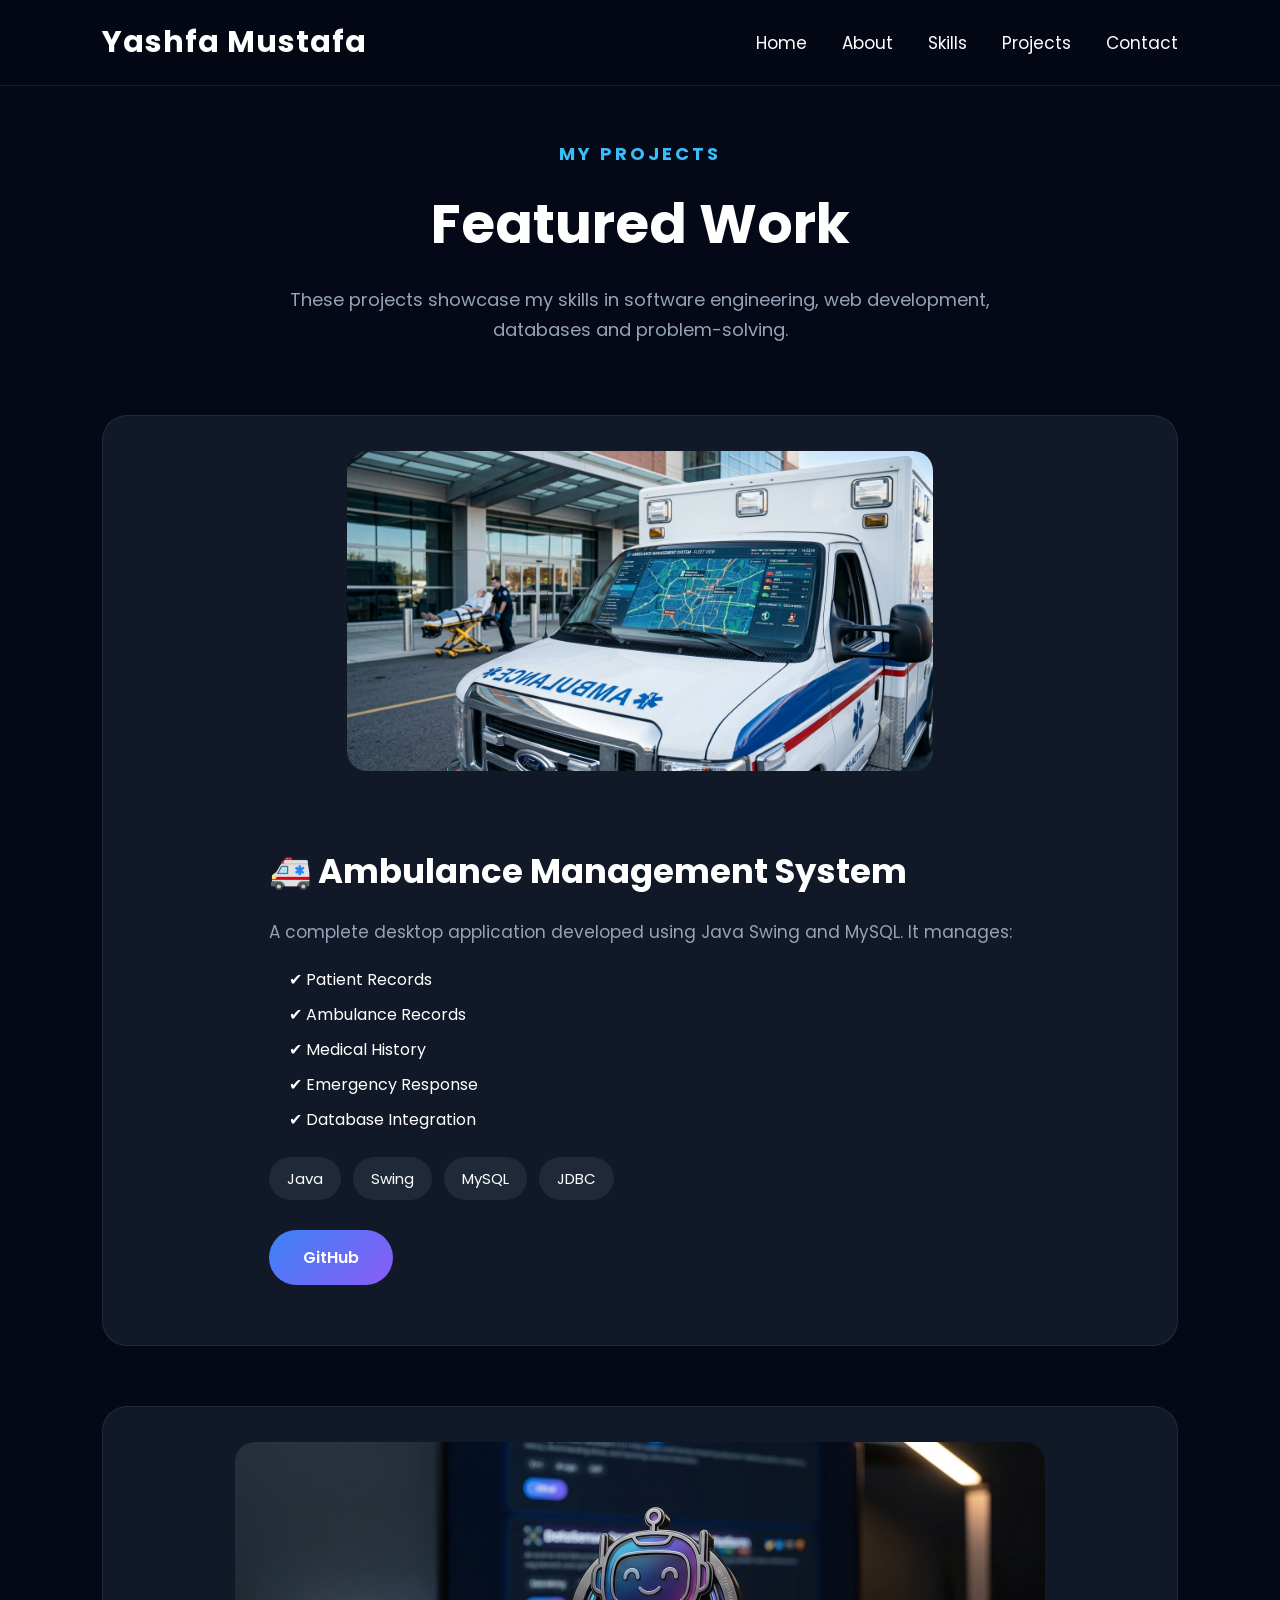
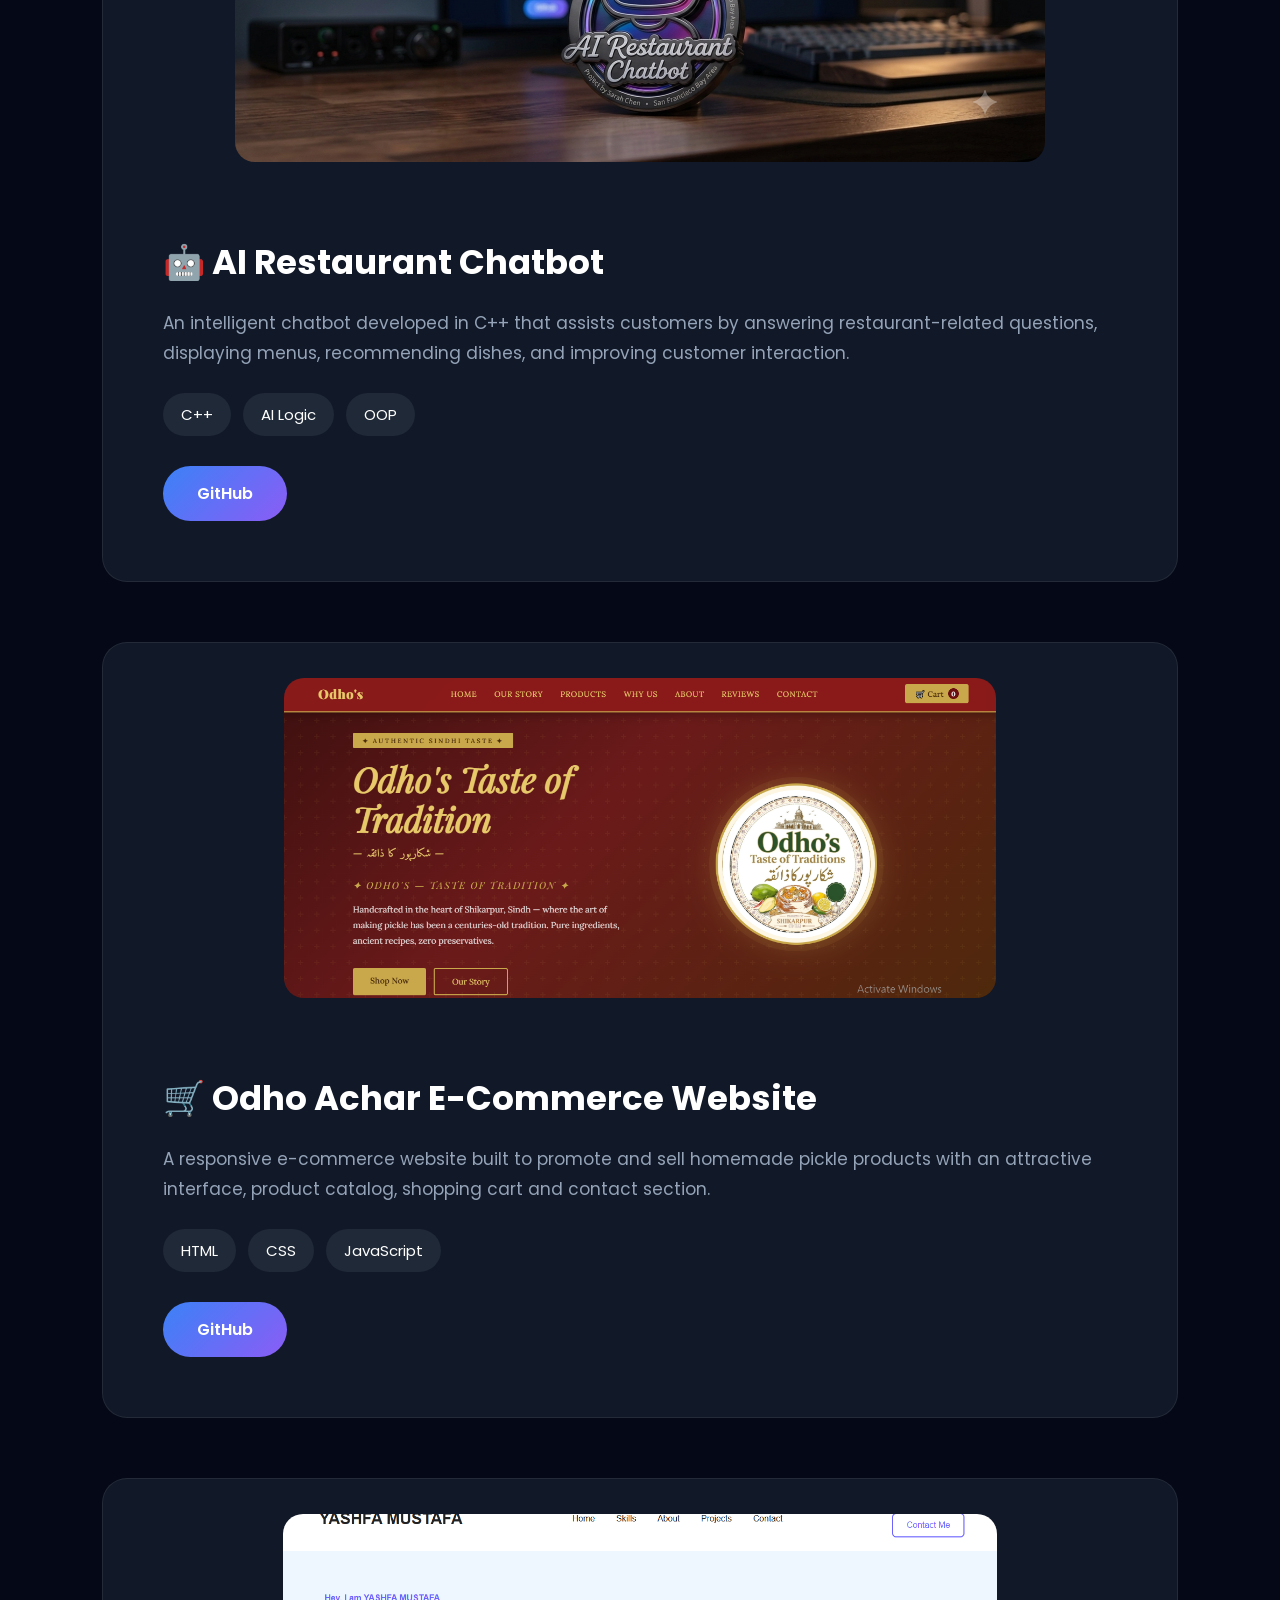
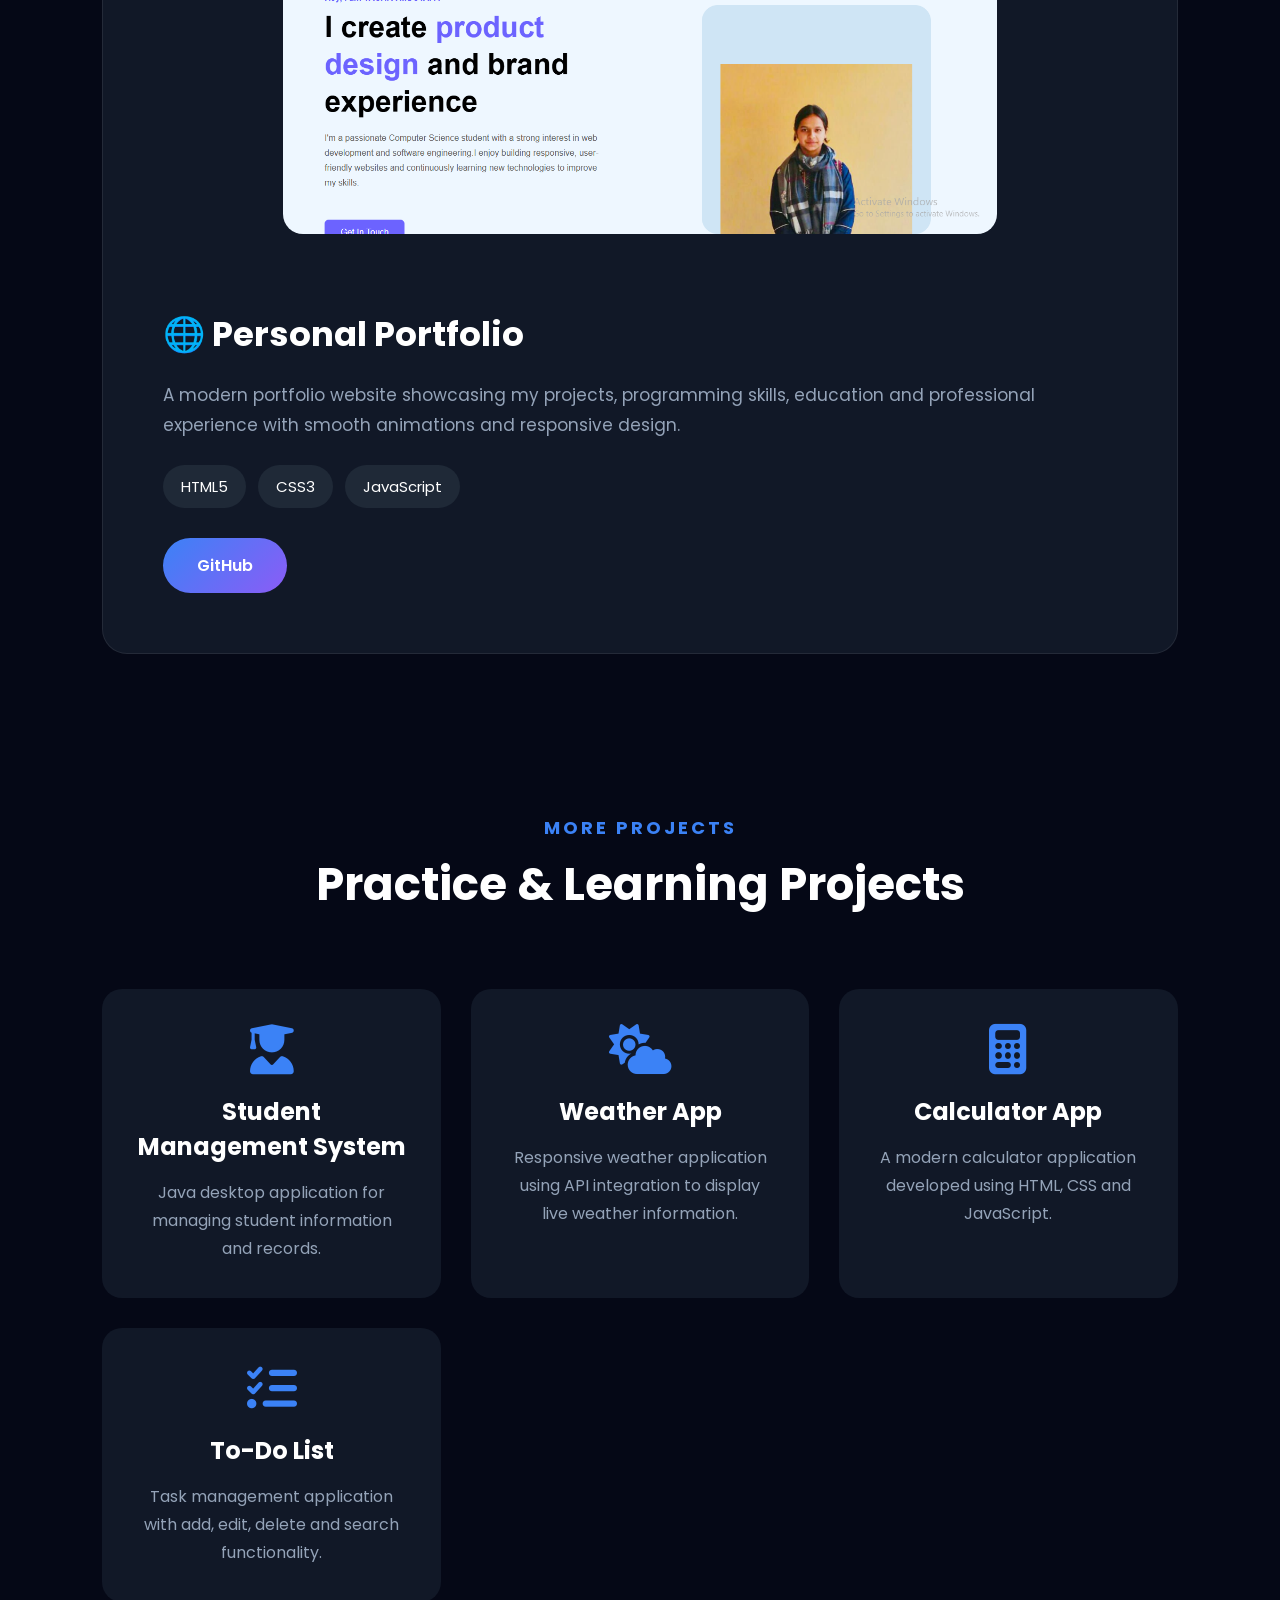
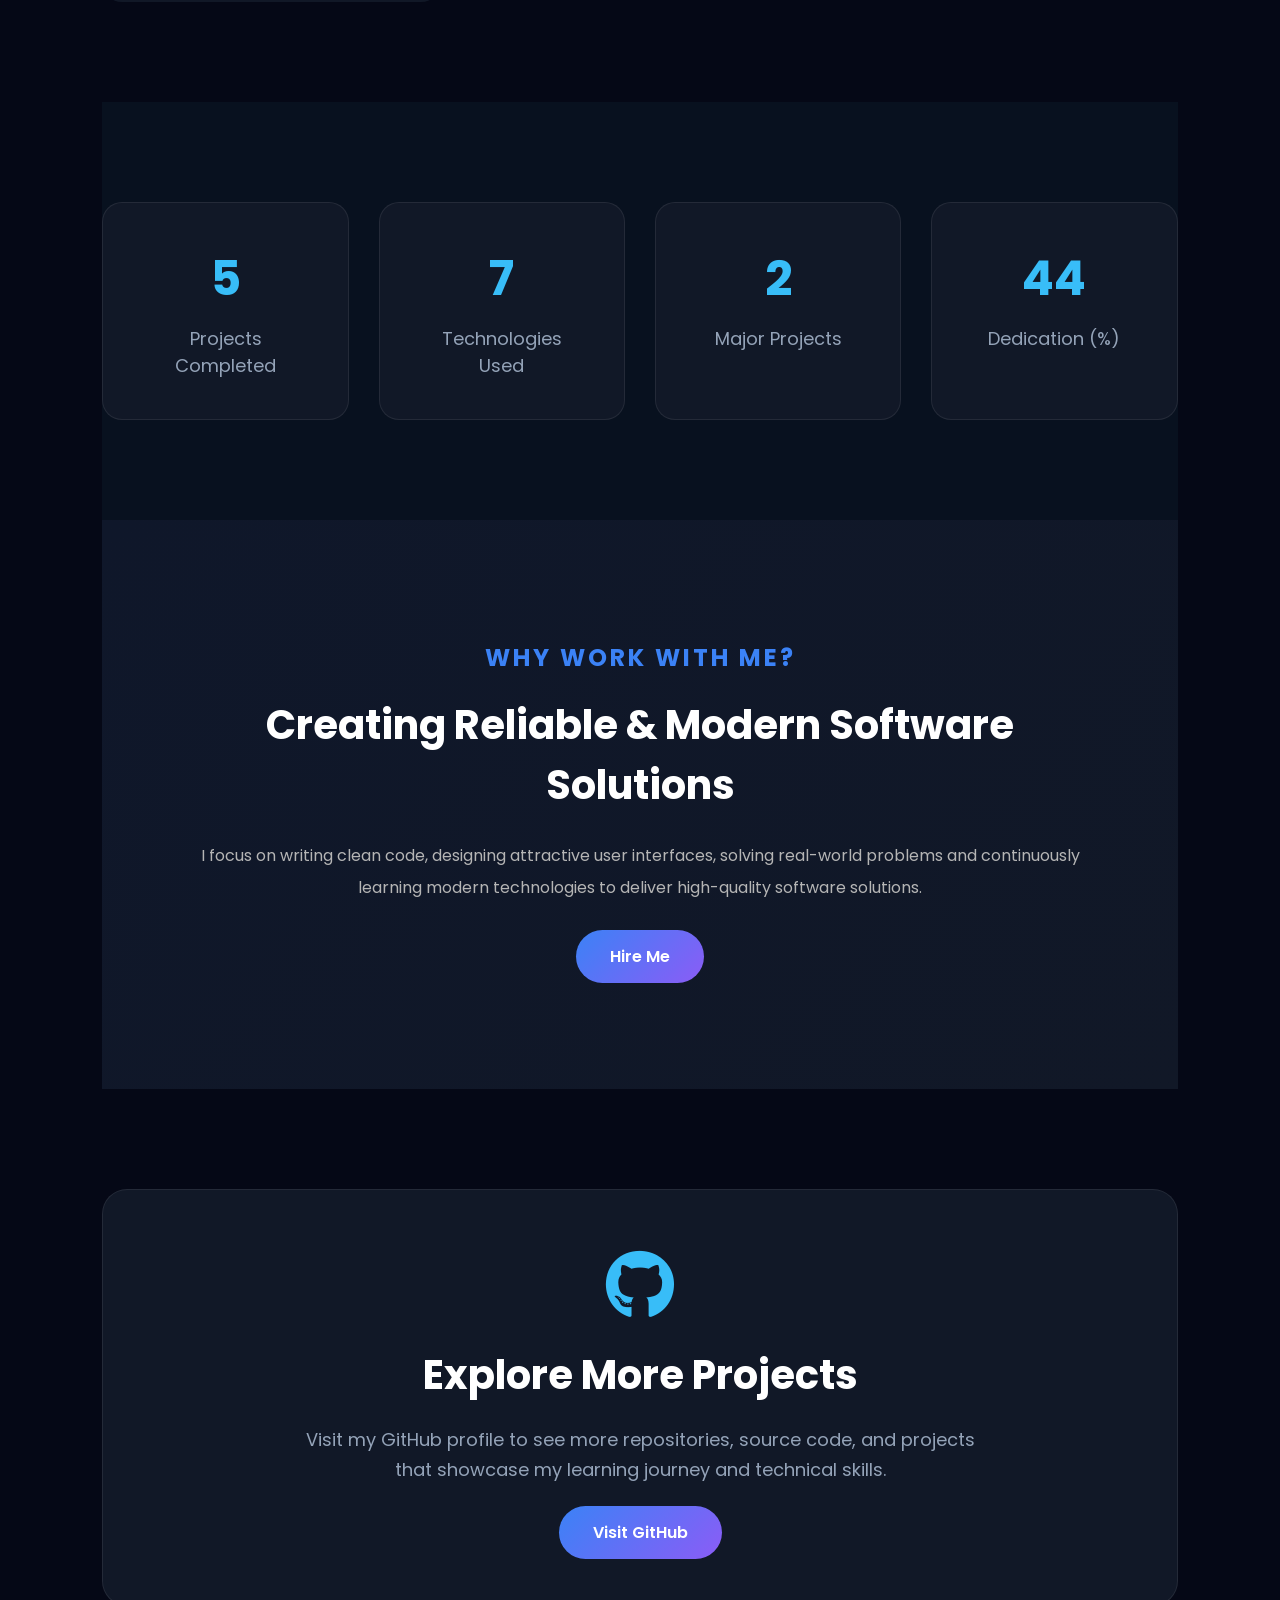
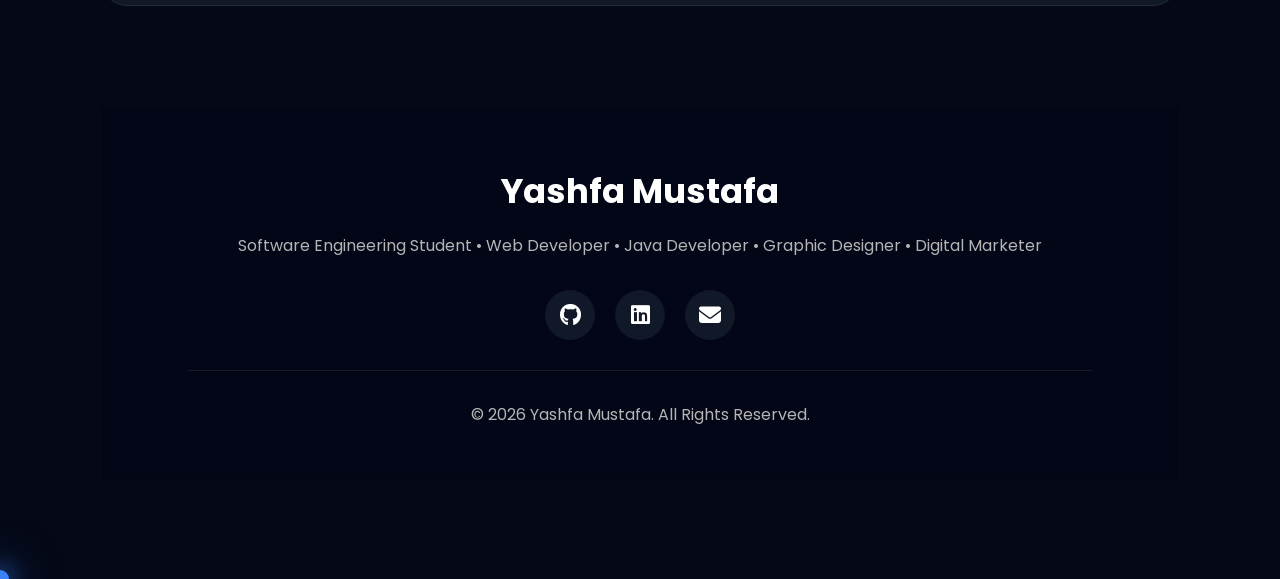
<file: projects.html>
<!DOCTYPE html>
<html lang="en">

<head>

    <meta charset="UTF-8">
    <meta name="viewport" content="width=device-width, initial-scale=1.0">

    <title>Projects | Yashfa Mustafa</title>

    <link rel="stylesheet" href="style.css">

    <link href="https://fonts.googleapis.com/css2?family=Poppins:wght@300;400;500;600;700;800&display=swap" rel="stylesheet">

    <link rel="stylesheet"
    href="https://cdnjs.cloudflare.com/ajax/libs/font-awesome/6.6.0/css/all.min.css">

</head>

<body>

<!---------------- NAVBAR ---------------->

<nav class="navbar">

<div class="logo">

<a href="index.html">

Yashfa Mustafa

</a>

</div>

<ul class="nav-links">

<li><a href="index.html">Home</a></li>

<li><a href="about.html">About</a></li>

<li><a href="skills.html">Skills</a></li>

<li><a href="projects.html" class="active">Projects</a></li>

<li><a href="contact.html">Contact</a></li>

</ul>

</nav>

<!---------------- HERO ---------------->

<section class="projects-page">

<div class="projects-header">

<h4>MY PROJECTS</h4>

<h1>Featured Work</h1>

<p>

These projects showcase my skills in software engineering,
web development, databases and problem-solving.

</p>

</div>

<!---------------- PROJECT 1 ---------------->

<div class="project-card">

<div class="project-image">

<img src="ambulance.png"
alt="Ambulance Management System">

</div>

<div class="project-content">

<h2>

🚑 Ambulance Management System

</h2>

<p>

A complete desktop application developed using
Java Swing and MySQL.

It manages:

</p>

<ul>

<li>✔ Patient Records</li>

<li>✔ Ambulance Records</li>

<li>✔ Medical History</li>

<li>✔ Emergency Response</li>

<li>✔ Database Integration</li>

</ul>

<div class="tech-stack">

<span>Java</span>

<span>Swing</span>

<span>MySQL</span>

<span>JDBC</span>

</div>

<div class="project-buttons">

<a href="https://github.com/yashfamustafa" class="btn-primary" target="_blank">

GitHub

</a>



</div>

</div>

</div>
<!---------------- PROJECT 2 ---------------->

<div class="project-card">

    <div class="project-image">

        <img src="chatbot.png"
             alt="AI Restaurant Chatbot">

    </div>

    <div class="project-content">

        <h2>🤖 AI Restaurant Chatbot</h2>

        <p>

            An intelligent chatbot developed in C++ that assists customers
            by answering restaurant-related questions, displaying menus,
            recommending dishes, and improving customer interaction.

        </p>

        <div class="tech-stack">

            <span>C++</span>

            <span>AI Logic</span>

            <span>OOP</span>

        </div>

        <div class="project-buttons">

            <a href="https://github.com/yashfamustafa" class="btn-primary" target="_blank">GitHub</a>

           

        </div>

    </div>

</div>

<!---------------- PROJECT 3 ---------------->

<div class="project-card">

    <div class="project-image">

        <img src="odhoachar.png"
             alt="Odho Achar Website">

    </div>

    <div class="project-content">

        <h2>🛒 Odho Achar E-Commerce Website</h2>

        <p>

            A responsive e-commerce website built to promote and sell
            homemade pickle products with an attractive interface,
            product catalog, shopping cart and contact section.

        </p>

        <div class="tech-stack">

            <span>HTML</span>

            <span>CSS</span>

            <span>JavaScript</span>

        </div>

        <div class="project-buttons">

            <a href="https://github.com/yashfamustafa" class="btn-primary" target="_blank">GitHub</a>


        </div>

    </div>

</div>

<!---------------- PROJECT 4 ---------------->

<div class="project-card">

    <div class="project-image">

        <img src="portfolio.png"
             alt="Portfolio Website">

    </div>

    <div class="project-content">

        <h2>🌐 Personal Portfolio</h2>

        <p>

            A modern portfolio website showcasing my projects,
            programming skills, education and professional experience
            with smooth animations and responsive design.

        </p>

        <div class="tech-stack">

            <span>HTML5</span>

            <span>CSS3</span>

            <span>JavaScript</span>

        </div>

        <div class="project-buttons">

            <a href="https://github.com/yashfamustafa" class="btn-primary" target="_blank">GitHub</a>

      

        </div>

    </div>

</div>

<!---------------- OTHER PROJECTS ---------------->

<section class="more-projects">

    <div class="section-title">

        <h4>MORE PROJECTS</h4>

        <h2>Practice & Learning Projects</h2>

    </div>

    <div class="achievement-grid">

        <div class="achievement-card">

            <i class="fa-solid fa-user-graduate"></i>

            <h3>Student Management System</h3>

            <p>

                Java desktop application for managing student
                information and records.

            </p>

        </div>

        <div class="achievement-card">

            <i class="fa-solid fa-cloud-sun"></i>

            <h3>Weather App</h3>

            <p>

                Responsive weather application using API integration
                to display live weather information.

            </p>

        </div>

        <div class="achievement-card">

            <i class="fa-solid fa-calculator"></i>

            <h3>Calculator App</h3>

            <p>

                A modern calculator application developed using
                HTML, CSS and JavaScript.

            </p>

        </div>

        <div class="achievement-card">

            <i class="fa-solid fa-list-check"></i>

            <h3>To-Do List</h3>

            <p>

                Task management application with add, edit,
                delete and search functionality.

            </p>

        </div>

    </div>

</section>
<!---------------- PROJECT STATISTICS ---------------->

<section class="stats">

    <div class="stat-box">

        <h2 class="counter" data-target="10">0</h2>

        <p>Projects Completed</p>

    </div>

    <div class="stat-box">

        <h2 class="counter" data-target="15">0</h2>

        <p>Technologies Used</p>

    </div>

    <div class="stat-box">

        <h2 class="counter" data-target="4">0</h2>

        <p>Major Projects</p>

    </div>

    <div class="stat-box">

        <h2 class="counter" data-target="100">0</h2>

        <p>Dedication (%)</p>

    </div>

</section>

<!---------------- WHY WORK WITH ME ---------------->

<section class="cta">

    <h2>WHY WORK WITH ME?</h2>

    <h1>Creating Reliable & Modern Software Solutions</h1>

    <p>

        I focus on writing clean code, designing attractive user interfaces,
        solving real-world problems and continuously learning modern
        technologies to deliver high-quality software solutions.

    </p>

    <a href="contact.html" class="btn-primary">

        Hire Me

    </a>

</section>

<!---------------- GITHUB SECTION ---------------->

<section class="github-section">

    <div class="github-box">

        <i class="fab fa-github"></i>

        <h2>Explore More Projects</h2>

        <p>

            Visit my GitHub profile to see more repositories,
            source code, and projects that showcase my learning
            journey and technical skills.

        </p>

        <a href="https://github.com/yashfamustafa"
           target="_blank"
           class="btn-primary">

            Visit GitHub

        </a>

    </div>

</section>

<!---------------- FOOTER ---------------->

<footer>

    <div class="footer-content">

        <h2>Yashfa Mustafa</h2>

        <p>

            Software Engineering Student • Web Developer • Java Developer
            • Graphic Designer • Digital Marketer

        </p>

        <div class="footer-icons">

            <a href="https://github.com/yashfamustafa" target="_blank">

                <i class="fab fa-github"></i>

            </a>

            <a href="https://linkedin.com/in/https://www.linkedin.com/in/yashfa-mustafa-2963463a3" target="_blank">

                <i class="fab fa-linkedin"></i>

            </a>

            <a href="mailto:yashfamustaf04@gmail.com">

                <i class="fas fa-envelope"></i>

            </a>

        </div>

        <hr>

        <p>

            © 2026 Yashfa Mustafa. All Rights Reserved.

        </p>

    </div>

</footer>

<script src="script.js"></script>

</body>

</html>
</file>
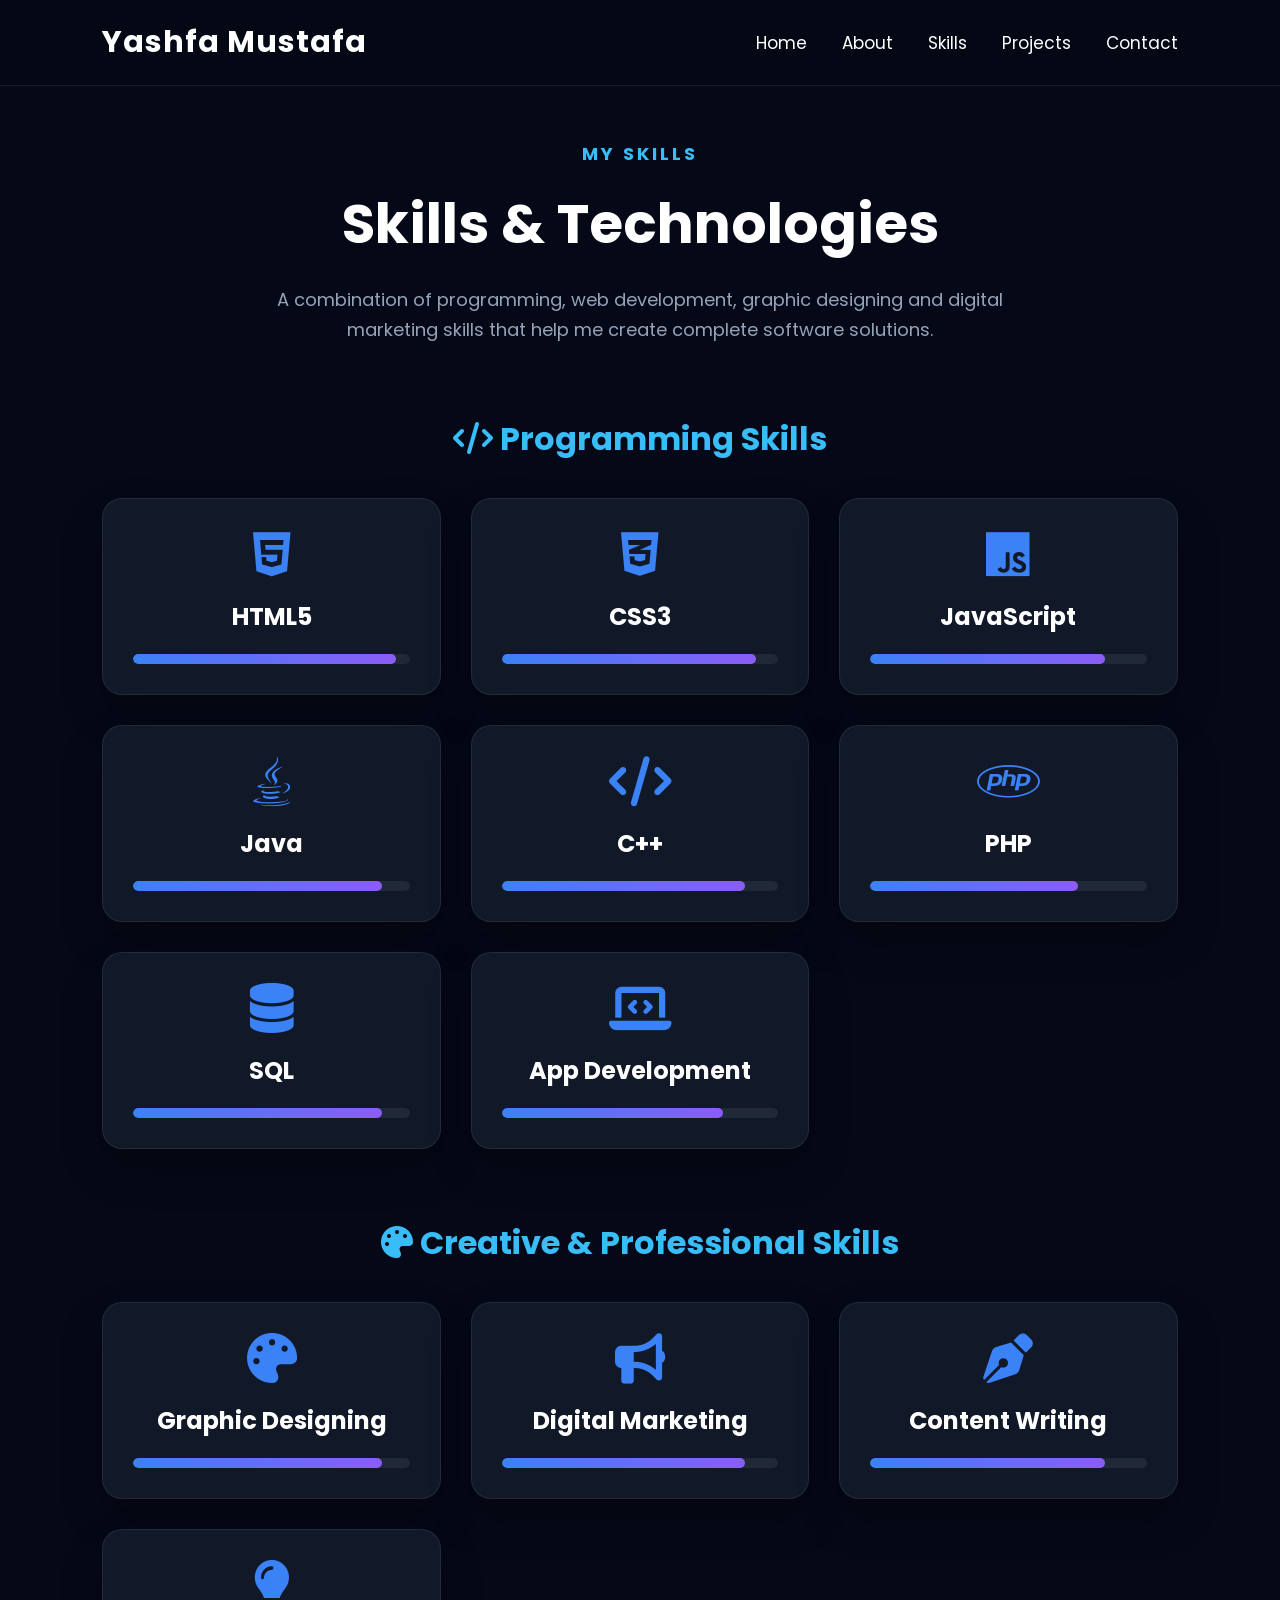
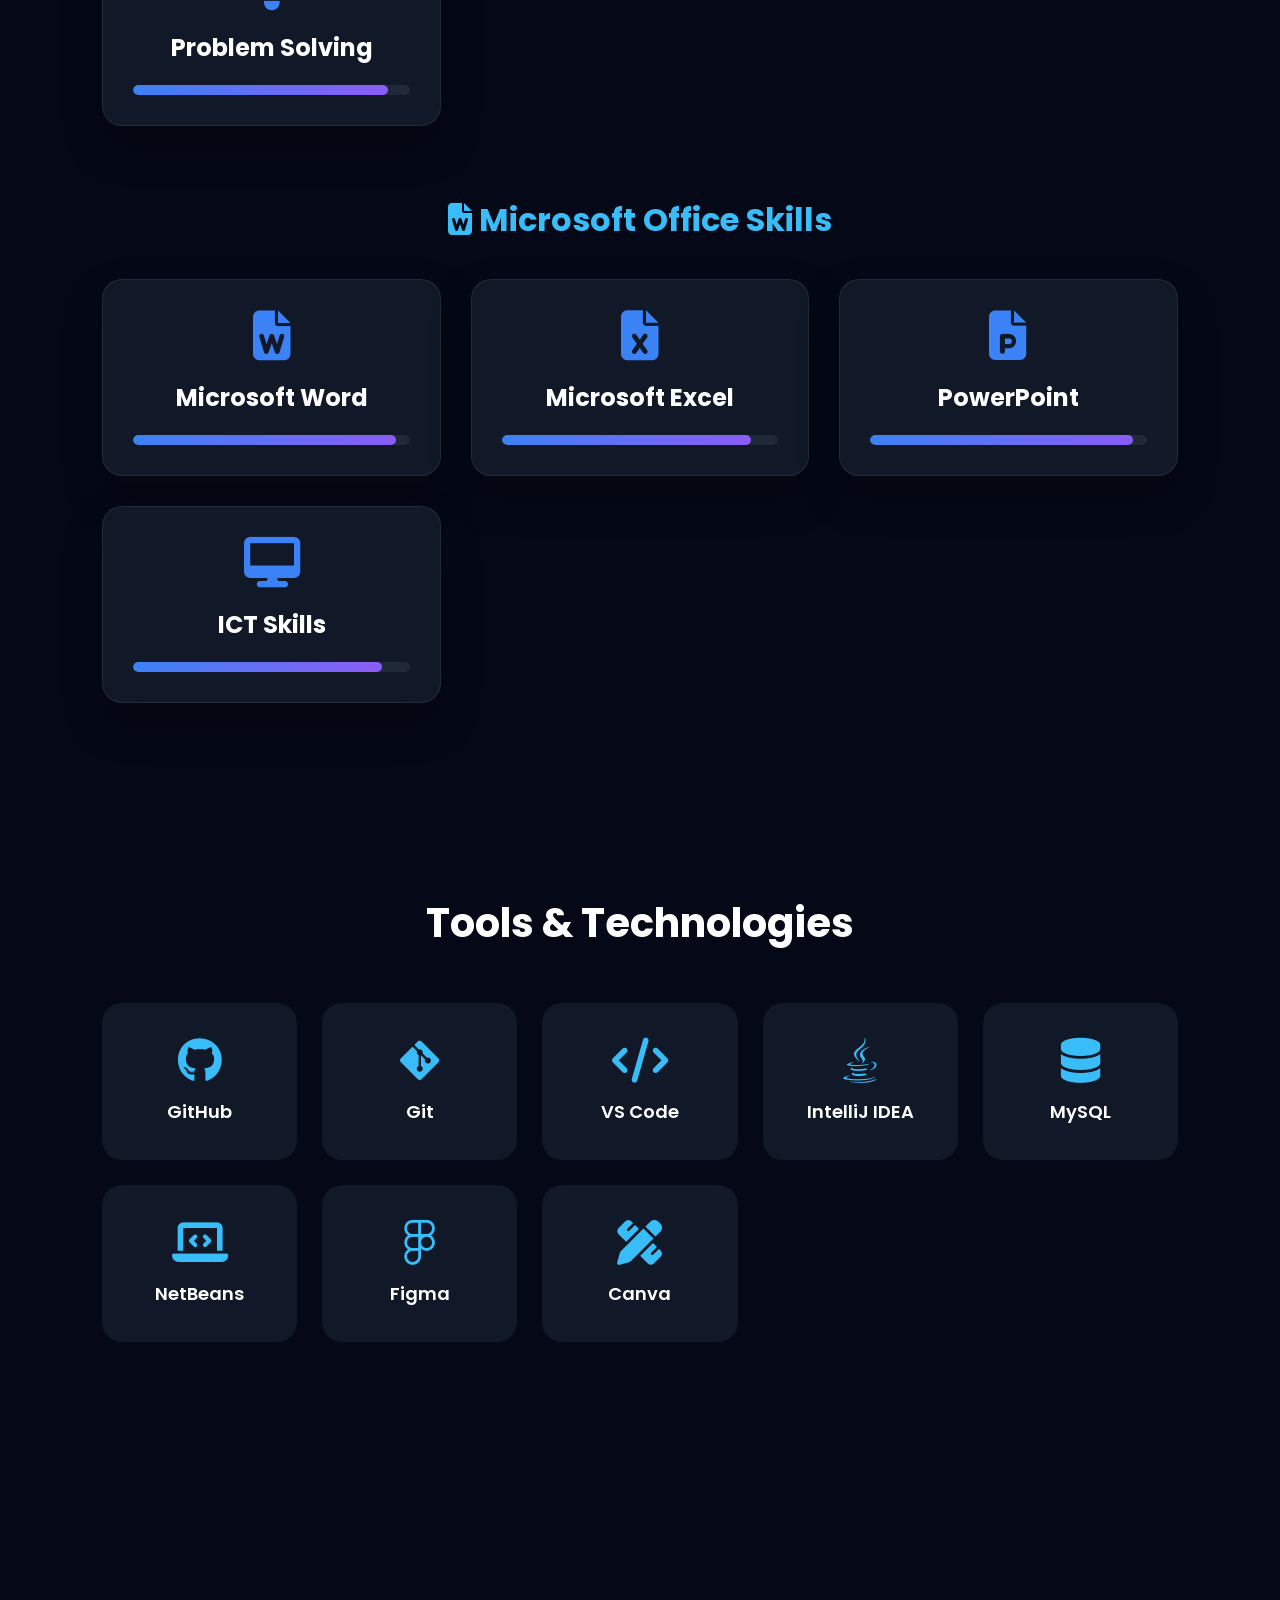
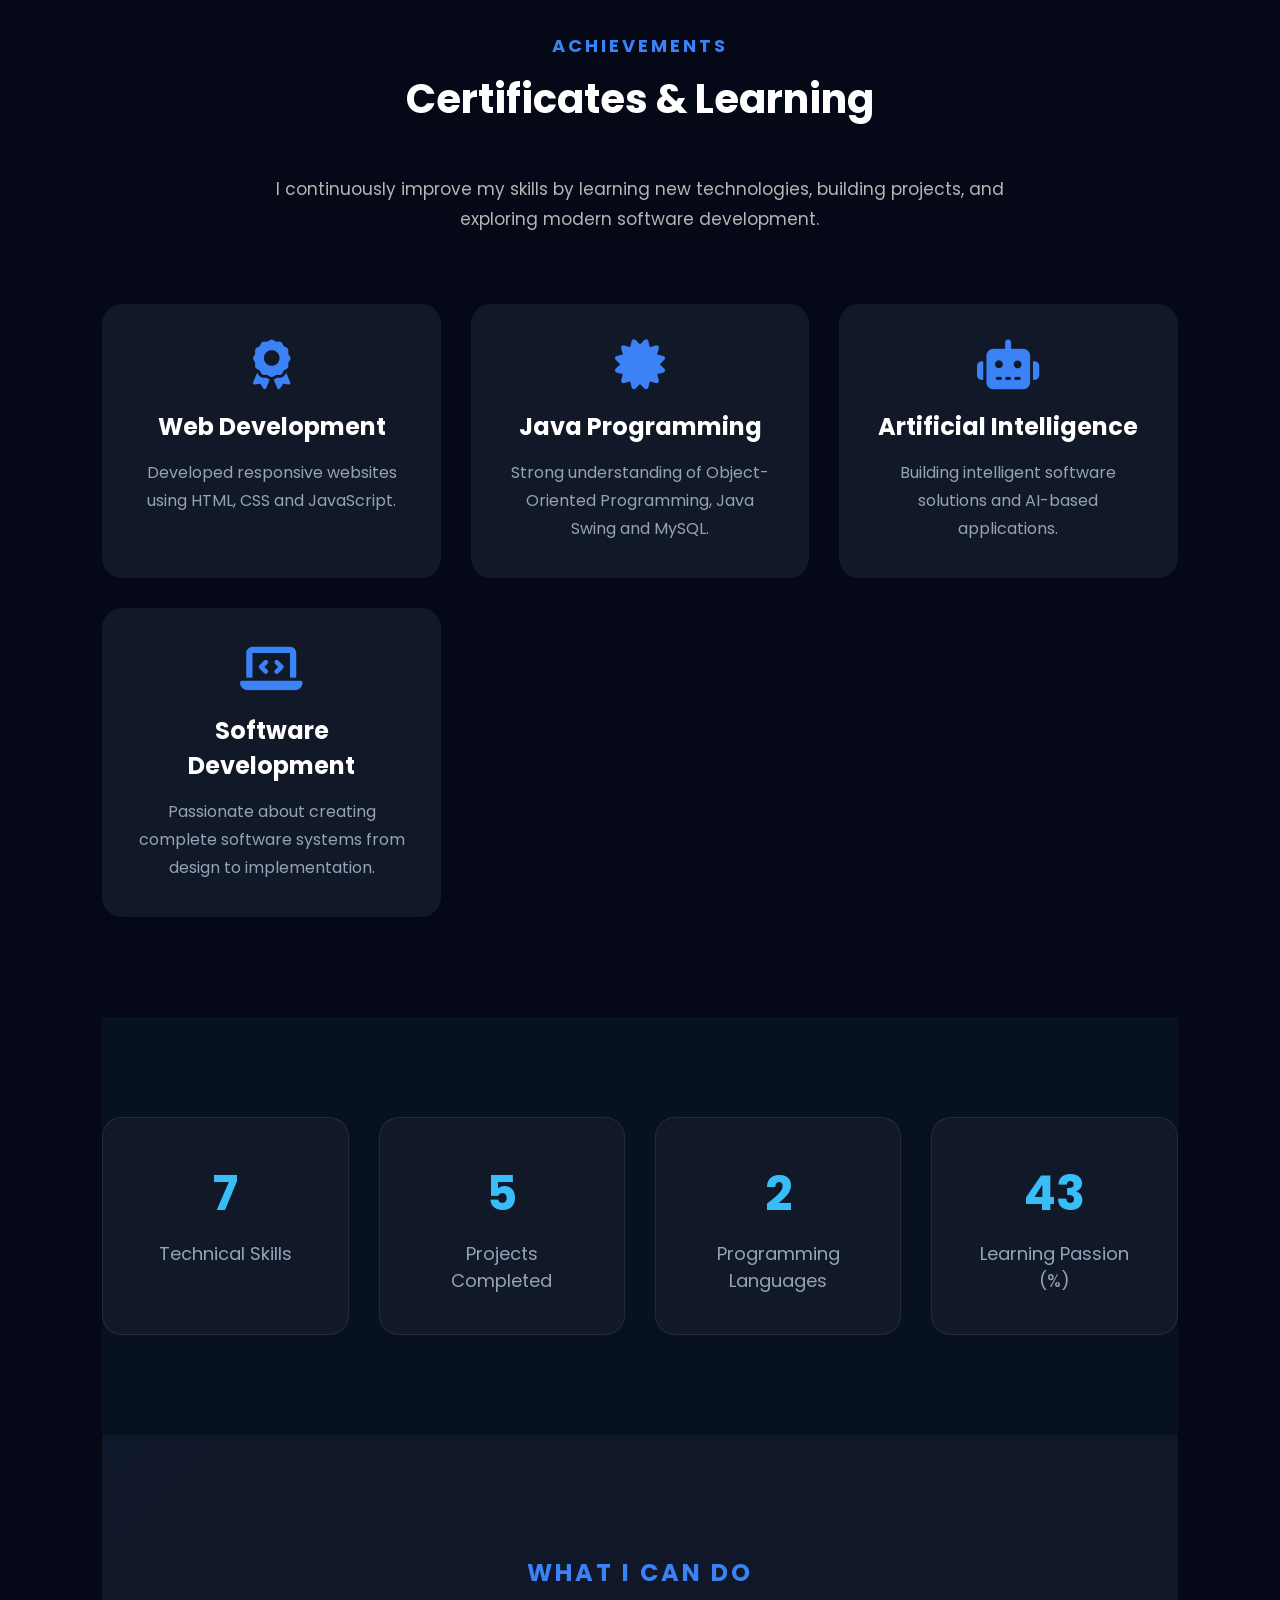
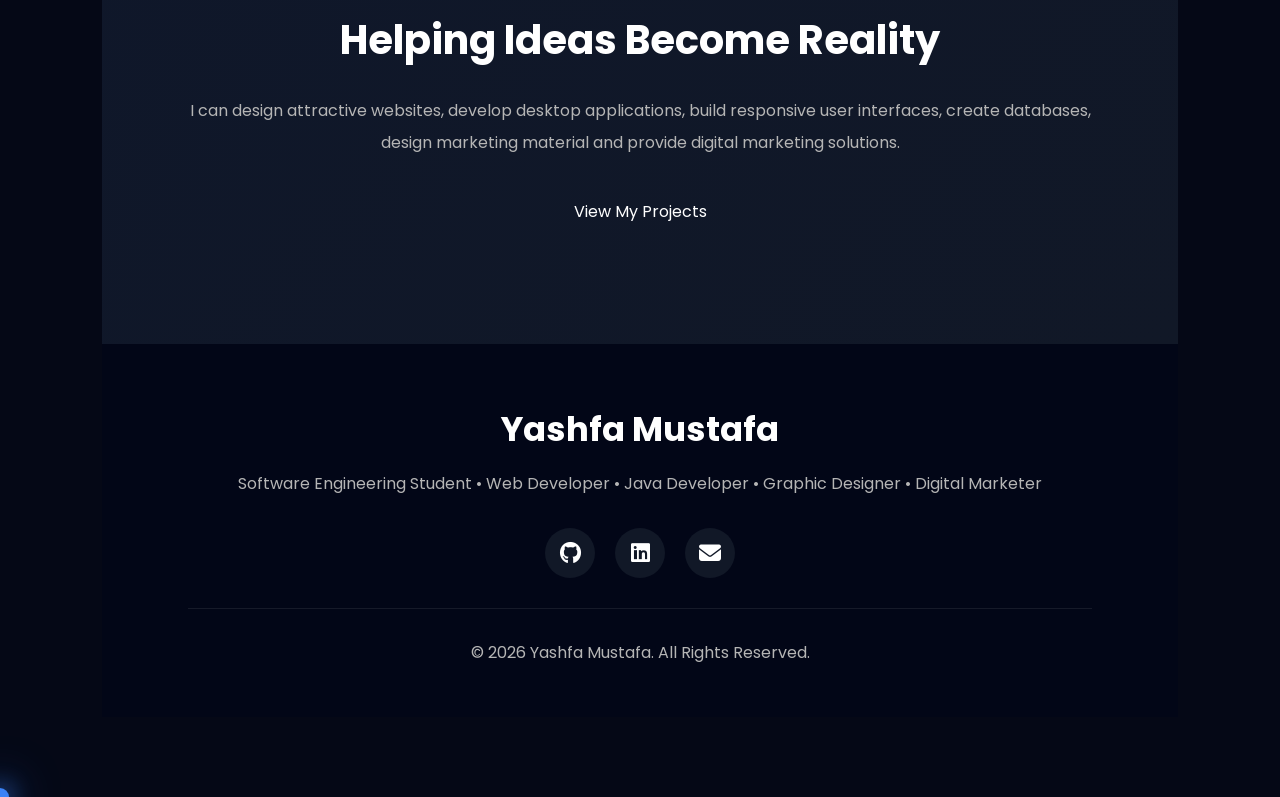
<file: skills.html>
<!DOCTYPE html>
<html lang="en">

<head>

    <meta charset="UTF-8">

    <meta name="viewport"
          content="width=device-width, initial-scale=1.0">

    <title>Skills | Yashfa Mustafa</title>

    <link rel="stylesheet" href="style.css">

    <link href="https://fonts.googleapis.com/css2?family=Poppins:wght@300;400;500;600;700;800&display=swap"
          rel="stylesheet">

    <link rel="stylesheet"
href="https://cdnjs.cloudflare.com/ajax/libs/font-awesome/6.6.0/css/all.min.css">

</head>

<body>

<!---------------- NAVBAR ---------------->

<nav class="navbar">

<div class="logo">

<a href="index.html">

Yashfa Mustafa

</a>

</div>

<ul class="nav-links">

<li><a href="index.html">Home</a></li>

<li><a href="about.html">About</a></li>

<li><a href="skills.html" class="active">Skills</a></li>

<li><a href="projects.html">Projects</a></li>

<li><a href="contact.html">Contact</a></li>

</ul>

</nav>

<!---------------- HERO ---------------->

<section class="skills-page">

<div class="skills-header">

<h4>MY SKILLS</h4>

<h1>Skills & Technologies</h1>

<p>

A combination of programming, web development,
graphic designing and digital marketing skills that
help me create complete software solutions.

</p>

</div>

<!---------------- Programming ---------------->

<div class="skill-category">

<h2>

<i class="fa-solid fa-code"></i>

Programming Skills

</h2>

<div class="skills-grid">

<div class="skill-card">

<i class="fa-brands fa-html5"></i>

<h3>HTML5</h3>

<div class="progress">

<div class="progress-bar"

data-width="95%">

<span>95%</span>

</div>

</div>

</div>

<div class="skill-card">

<i class="fa-brands fa-css3-alt"></i>

<h3>CSS3</h3>

<div class="progress">

<div class="progress-bar"

data-width="92%">

<span>92%</span>

</div>

</div>

</div>

<div class="skill-card">

<i class="fa-brands fa-js"></i>

<h3>JavaScript</h3>

<div class="progress">

<div class="progress-bar"

data-width="85%">

<span>85%</span>

</div>

</div>

</div>

<div class="skill-card">

<i class="fa-brands fa-java"></i>

<h3>Java</h3>

<div class="progress">

<div class="progress-bar"

data-width="90%">

<span>90%</span>

</div>

</div>

</div>

<div class="skill-card">

<i class="fa-solid fa-code"></i>

<h3>C++</h3>

<div class="progress">

<div class="progress-bar"

data-width="88%">

<span>88%</span>

</div>

</div>

</div>

<div class="skill-card">

<i class="fa-brands fa-php"></i>

<h3>PHP</h3>

<div class="progress">

<div class="progress-bar"

data-width="75%">

<span>75%</span>

</div>

</div>

</div>

<div class="skill-card">

<i class="fa-solid fa-database"></i>

<h3>SQL</h3>

<div class="progress">

<div class="progress-bar"

data-width="90%">

<span>90%</span>

</div>

</div>

</div>

<div class="skill-card">

<i class="fa-solid fa-laptop-code"></i>

<h3>App Development</h3>

<div class="progress">

<div class="progress-bar"

data-width="80%">

<span>80%</span>

</div>

</div>

</div>

</div>

</div>
<!---------------- DIGITAL & DESIGN SKILLS ---------------->

<div class="skill-category">

    <h2>

        <i class="fa-solid fa-palette"></i>

        Creative & Professional Skills

    </h2>

    <div class="skills-grid">

        <div class="skill-card">

            <i class="fa-solid fa-palette"></i>

            <h3>Graphic Designing</h3>

            <div class="progress">

                <div class="progress-bar" data-width="90%">

                    <span>90%</span>

                </div>

            </div>

        </div>

        <div class="skill-card">

            <i class="fa-solid fa-bullhorn"></i>

            <h3>Digital Marketing</h3>

            <div class="progress">

                <div class="progress-bar" data-width="88%">

                    <span>88%</span>

                </div>

            </div>

        </div>

        <div class="skill-card">

            <i class="fa-solid fa-pen-nib"></i>

            <h3>Content Writing</h3>

            <div class="progress">

                <div class="progress-bar" data-width="85%">

                    <span>85%</span>

                </div>

            </div>

        </div>

        <div class="skill-card">

            <i class="fa-solid fa-lightbulb"></i>

            <h3>Problem Solving</h3>

            <div class="progress">

                <div class="progress-bar" data-width="92%">

                    <span>92%</span>

                </div>

            </div>

        </div>

    </div>

</div>

<!---------------- MICROSOFT OFFICE ---------------->

<div class="skill-category">

    <h2>

        <i class="fa-solid fa-file-word"></i>

        Microsoft Office Skills

    </h2>

    <div class="skills-grid">

        <div class="skill-card">

            <i class="fa-solid fa-file-word"></i>

            <h3>Microsoft Word</h3>

            <div class="progress">

                <div class="progress-bar" data-width="95%">

                    <span>95%</span>

                </div>

            </div>

        </div>

        <div class="skill-card">

            <i class="fa-solid fa-file-excel"></i>

            <h3>Microsoft Excel</h3>

            <div class="progress">

                <div class="progress-bar" data-width="90%">

                    <span>90%</span>

                </div>

            </div>

        </div>

        <div class="skill-card">

            <i class="fa-solid fa-file-powerpoint"></i>

            <h3>PowerPoint</h3>

            <div class="progress">

                <div class="progress-bar" data-width="95%">

                    <span>95%</span>

                </div>

            </div>

        </div>

        <div class="skill-card">

            <i class="fa-solid fa-desktop"></i>

            <h3>ICT Skills</h3>

            <div class="progress">

                <div class="progress-bar" data-width="90%">

                    <span>90%</span>

                </div>

            </div>

        </div>

    </div>

</div>

<!---------------- TOOLS ---------------->

<section class="tools">

    <h2>Tools & Technologies</h2>

    <div class="tools-grid">

        <div class="tool">

            <i class="fa-brands fa-github"></i>

            <p>GitHub</p>

        </div>

        <div class="tool">

            <i class="fa-brands fa-git-alt"></i>

            <p>Git</p>

        </div>

        <div class="tool">

            <i class="fa-solid fa-code"></i>

            <p>VS Code</p>

        </div>

        <div class="tool">

            <i class="fa-brands fa-java"></i>

            <p>IntelliJ IDEA</p>

        </div>

        <div class="tool">

            <i class="fa-solid fa-database"></i>

            <p>MySQL</p>

        </div>

        <div class="tool">

            <i class="fa-solid fa-laptop-code"></i>

            <p>NetBeans</p>

        </div>

        <div class="tool">

            <i class="fa-brands fa-figma"></i>

            <p>Figma</p>

        </div>

        <div class="tool">

            <i class="fa-solid fa-pen-ruler"></i>

            <p>Canva</p>

        </div>

    </div>

</section>
<!---------------- CERTIFICATES ---------------->

<section class="certificates">

    <div class="section-title">

        <h4>ACHIEVEMENTS</h4>

        <h2>Certificates & Learning</h2>

        <p>
            I continuously improve my skills by learning new technologies,
            building projects, and exploring modern software development.
        </p>

    </div>

    <div class="achievement-grid">

        <div class="achievement-card">

            <i class="fa-solid fa-award"></i>

            <h3>Web Development</h3>

            <p>
                Developed responsive websites using HTML, CSS and JavaScript.
            </p>

        </div>

        <div class="achievement-card">

            <i class="fa-solid fa-certificate"></i>

            <h3>Java Programming</h3>

            <p>
                Strong understanding of Object-Oriented Programming,
                Java Swing and MySQL.
            </p>

        </div>

        <div class="achievement-card">

            <i class="fa-solid fa-robot"></i>

            <h3>Artificial Intelligence</h3>

            <p>
                Building intelligent software solutions and AI-based
                applications.
            </p>

        </div>

        <div class="achievement-card">

            <i class="fa-solid fa-laptop-code"></i>

            <h3>Software Development</h3>

            <p>
                Passionate about creating complete software systems
                from design to implementation.
            </p>

        </div>

    </div>

</section>

<!---------------- STATISTICS ---------------->

<section class="stats">

    <div class="stat-box">

        <h2 class="counter" data-target="15">0</h2>

        <p>Technical Skills</p>

    </div>

    <div class="stat-box">

        <h2 class="counter" data-target="10">0</h2>

        <p>Projects Completed</p>

    </div>

    <div class="stat-box">

        <h2 class="counter" data-target="4">0</h2>

        <p>Programming Languages</p>

    </div>

    <div class="stat-box">

        <h2 class="counter" data-target="100">0</h2>

        <p>Learning Passion (%)</p>

    </div>

</section>

<!---------------- SERVICES ---------------->

<section class="cta">

    <h2>WHAT I CAN DO</h2>

    <h1>Helping Ideas Become Reality</h1>

    <p>

        I can design attractive websites, develop desktop applications,
        build responsive user interfaces, create databases,
        design marketing material and provide digital marketing solutions.

    </p>

    <a href="projects.html" class="btn">View My Projects

    </a>

</section>

<!---------------- FOOTER ---------------->

<footer>

    <div class="footer-content">

        <h2>Yashfa Mustafa</h2>

        <p>

            Software Engineering Student • Web Developer • Java Developer
            • Graphic Designer • Digital Marketer

        </p>

        <div class="footer-icons">

            <a href="https://github.com/yashfamustafa" target="_blank">

                <i class="fab fa-github"></i>

            </a>

            <a href="https://www.linkedin.com/in/yashfa-mustafa-2963463a3" target="_blank">

                <i class="fab fa-linkedin"></i>

            </a>

            <a href="mailto:yashfamustafa04@gmail.com">

                <i class="fas fa-envelope"></i>

            </a>

        </div>

        <hr>

        <p>

            © 2026 Yashfa Mustafa. All Rights Reserved.

        </p>

    </div>

</footer>

<!---------------- JAVASCRIPT ---------------->

<script src="script.js"></script>

</body>

</html>
</file>
<file: style.css>
/*=========================================
        GOOGLE FONT
=========================================*/

@import url('https://fonts.googleapis.com/css2?family=Poppins:wght@300;400;500;600;700;800&display=swap');

/*=========================================
        RESET
=========================================*/

*{
    margin:0;
    padding:0;
    box-sizing:border-box;
    scroll-behavior:smooth;
}

html{
    scroll-behavior:smooth;
}

body{

    font-family:'Poppins',sans-serif;
    background:#050816;
    color:white;
    overflow-x:hidden;
}

/*=========================================
        VARIABLES
=========================================*/

:root{

    --primary:#3b82f6;
    --secondary:#8b5cf6;
    --dark:#050816;
    --dark2:#0f172a;
    --card:#111827;
    --white:#ffffff;
    --gray:#b5b5b5;
    --shadow:0 15px 35px rgba(0,0,0,.35);

}

/*=========================================
        SCROLLBAR
=========================================*/

::-webkit-scrollbar{
    width:10px;
}

::-webkit-scrollbar-track{
    background:#050816;
}

::-webkit-scrollbar-thumb{
    background:linear-gradient(var(--primary),var(--secondary));
    border-radius:20px;
}

::-webkit-scrollbar-thumb:hover{
    background:#2563eb;
}

/*=========================================
        LINKS
=========================================*/

a{
    text-decoration:none;
    color:white;
}

ul{
    list-style:none;
}

img{
    max-width:100%;
    display:block;
}

/*=========================================
            NAVBAR
=========================================*/

.navbar{

    position:fixed;
    top:0;
    left:0;

    width:100%;

    padding:20px 8%;

    display:flex;

    justify-content:space-between;

    align-items:center;

    background:rgba(5,8,22,.75);

    backdrop-filter:blur(12px);

    z-index:1000;

    border-bottom:1px solid rgba(255,255,255,.08);

}

.logo a{

    font-size:30px;

    font-weight:700;

    color:white;

    letter-spacing:1px;

}

.logo span{

    color:var(--primary);

}

.nav-links{

    display:flex;

    gap:35px;

}

.nav-links li a{

    font-size:17px;

    transition:.4s;

    position:relative;

}

.nav-links li a:hover{

    color:var(--primary);

}

.nav-links li a::after{

    content:"";

    position:absolute;

    left:0;

    bottom:-8px;

    width:0;

    height:3px;

    background:linear-gradient(90deg,var(--primary),var(--secondary));

    transition:.4s;

}

.nav-links li a:hover::after,
.nav-links li a.active::after{

    width:100%;

}

.nav-links li a.active{

    color:var(--primary);

}

/*=========================================
        NAV BUTTON
=========================================*/

.nav-btn{

    background:linear-gradient(135deg,var(--primary),var(--secondary));

    padding:12px 28px;

    border-radius:50px;

    font-weight:600;

    transition:.4s;

}

.nav-btn:hover{

    transform:translateY(-5px);

    box-shadow:0 12px 30px rgba(59,130,246,.45);

}

/*=========================================
            HERO
=========================================*/

.hero{

    min-height:100vh;

    display:flex;

    justify-content:space-between;

    align-items:center;

    padding:120px 8% 60px;

    gap:80px;

    position:relative;

}

/*=========================================
        HERO CONTENT
=========================================*/

.hero-content{

    flex:1;

}

.hero-subtitle{

    color:var(--primary);

    font-size:20px;

    letter-spacing:2px;

}

.hero-content h1{

    font-size:70px;

    margin:15px 0;

    line-height:1.1;

}

.hero-content h2{

    font-size:34px;

    color:var(--secondary);

    min-height:45px;

    margin-bottom:25px;

}

.hero-content p{

    color:var(--gray);

    font-size:18px;

    line-height:32px;

    margin-bottom:35px;

    max-width:650px;

}

/*=========================================
        BUTTONS
=========================================*/

.hero-buttons{

    display:flex;

    gap:20px;

    margin-bottom:40px;

}

.btn-primary{

    background:linear-gradient(135deg,var(--primary),var(--secondary));

    padding:15px 34px;

    border-radius:50px;

    transition:.4s;

    font-weight:600;

}

.btn-primary:hover{

    transform:translateY(-6px);

    box-shadow:0 15px 35px rgba(59,130,246,.5);

}

.btn-secondary{

    border:2px solid var(--primary);

    padding:15px 34px;

    border-radius:50px;

    transition:.4s;

    font-weight:600;

}

.btn-secondary:hover{

    background:var(--primary);

    transform:translateY(-6px);

}

/*=========================================
        SOCIAL ICONS
=========================================*/

.social-icons{

    display:flex;

    gap:20px;

}

.social-icons a{

    width:50px;

    height:50px;

    display:flex;

    justify-content:center;

    align-items:center;

    border-radius:50%;

    background:#111827;

    transition:.4s;

    font-size:22px;

}

.social-icons a:hover{

    background:linear-gradient(135deg,var(--primary),var(--secondary));

    transform:translateY(-8px) rotate(360deg);

}


/*=========================================
        HERO IMAGE
=========================================*/

.hero-image{
    flex:1;
    display:flex;
    justify-content:center;
    align-items:center;
    position:relative;
}

.hero-image img{
    width:420px;
    height:420px;
    object-fit:cover;
    border-radius:50%;
    border:8px solid rgba(255,255,255,.08);
    box-shadow:0 0 50px rgba(59,130,246,.45);
    position:relative;
    z-index:2;
    transition:.5s;
}

.hero-image img:hover{
    transform:scale(1.05);
}

/*=========================================
        GLOWING CIRCLE
=========================================*/

.circle{
    position:absolute;
    width:520px;
    height:520px;
    border-radius:50%;
    background:linear-gradient(135deg,#3b82f6,#8b5cf6);
    filter:blur(90px);
    opacity:.35;
    animation:glow 6s ease-in-out infinite;
}

/*=========================================
        FLOATING SHAPES
=========================================*/

.hero::before{
    content:"";
    position:absolute;
    width:250px;
    height:250px;
    background:#3b82f6;
    border-radius:50%;
    filter:blur(120px);
    top:100px;
    left:-100px;
    opacity:.25;
    animation:float1 8s ease-in-out infinite;
}

.hero::after{
    content:"";
    position:absolute;
    width:220px;
    height:220px;
    background:#8b5cf6;
    border-radius:50%;
    filter:blur(120px);
    bottom:60px;
    right:-80px;
    opacity:.25;
    animation:float2 10s ease-in-out infinite;
}

/*=========================================
        SCROLL DOWN
=========================================*/

.scroll-down{
    text-align:center;
    color:#cbd5e1;
    margin-top:-20px;
    padding-bottom:40px;
    animation:bounce 2s infinite;
}

.scroll-down span{
    display:block;
    margin-bottom:10px;
    letter-spacing:2px;
    font-size:14px;
}

.scroll-down i{
    font-size:24px;
    color:#3b82f6;
}

/*=========================================
        TYPING TEXT
=========================================*/

#typing{
    color:#38bdf8;
    border-right:3px solid #38bdf8;
    white-space:nowrap;
    overflow:hidden;
}

/*=========================================
        ANIMATIONS
=========================================*/

@keyframes glow{

    0%{
        transform:scale(1);
    }

    50%{
        transform:scale(1.08);
    }

    100%{
        transform:scale(1);
    }

}

@keyframes float1{

    0%{
        transform:translateY(0px);
    }

    50%{
        transform:translateY(-40px);
    }

    100%{
        transform:translateY(0px);
    }

}

@keyframes float2{

    0%{
        transform:translateY(0px);
    }

    50%{
        transform:translateY(35px);
    }

    100%{
        transform:translateY(0px);
    }

}

@keyframes bounce{

    0%{
        transform:translateY(0);
    }

    50%{
        transform:translateY(10px);
    }

    100%{
        transform:translateY(0);
    }

}

/*=========================================
        RESPONSIVE HERO
=========================================*/

@media(max-width:992px){

.hero{

flex-direction:column-reverse;

text-align:center;

padding-top:140px;

}

.hero-content{

display:flex;

flex-direction:column;

align-items:center;

}

.hero-content p{

max-width:100%;

}

.hero-image img{

width:320px;

height:320px;

}

.circle{

width:380px;

height:380px;

}

}

@media(max-width:576px){

.hero-content h1{

font-size:46px;

}

.hero-content h2{

font-size:24px;

}

.hero-content p{

font-size:16px;

line-height:28px;

}

.hero-buttons{

flex-direction:column;

width:100%;

}

.btn-primary,
.btn-secondary{

text-align:center;

width:100%;

}

.hero-image img{

width:260px;

height:260px;

}

.circle{

width:300px;

height:300px;

}

.social-icons{

justify-content:center;

}

}
/*=========================================
        SECTION TITLE
=========================================*/

.section-title{
    text-align:center;
    margin-bottom:70px;
}

.section-title h4{
    color:var(--primary);
    letter-spacing:3px;
    font-size:18px;
    margin-bottom:10px;
}

.section-title h2{
    font-size:45px;
    margin-bottom:20px;
}

.section-title p{
    color:var(--gray);
    width:70%;
    margin:auto;
    line-height:30px;
    font-size:17px;
}

/*=========================================
        WHY CHOOSE ME
=========================================*/

.why-me{
    padding:100px 8%;
    background:var(--dark2);
}

.why-container{
    display:grid;
    grid-template-columns:repeat(auto-fit,minmax(300px,1fr));
    gap:35px;
}

.why-card{
    background:rgba(17,24,39,.9);
    border-radius:20px;
    padding:40px 30px;
    text-align:center;
    transition:.5s;
    border:1px solid rgba(255,255,255,.08);
    box-shadow:var(--shadow);
}

.why-card:hover{
    transform:translateY(-15px);
    border-color:var(--primary);
    box-shadow:0 20px 45px rgba(59,130,246,.35);
}

.why-card i{
    font-size:55px;
    color:var(--primary);
    margin-bottom:25px;
    transition:.4s;
}

.why-card:hover i{
    transform:rotate(10deg) scale(1.15);
    color:var(--secondary);
}

.why-card h3{
    font-size:25px;
    margin-bottom:15px;
}

.why-card p{
    color:var(--gray);
    line-height:28px;
}

/*=========================================
        STATS SECTION
=========================================*/

.stats{
    padding:90px 8%;
    display:grid;
    grid-template-columns:repeat(auto-fit,minmax(220px,1fr));
    gap:30px;
    background:#08111f;
}

.stat-box{
    background:rgba(17,24,39,.9);
    padding:45px;
    border-radius:20px;
    text-align:center;
    transition:.5s;
    border:1px solid rgba(255,255,255,.08);
}

.stat-box:hover{
    transform:translateY(-12px);
    box-shadow:0 20px 45px rgba(59,130,246,.35);
}

.stat-box h2{
    font-size:55px;
    color:var(--primary);
    margin-bottom:10px;
}

.stat-box p{
    color:var(--gray);
    font-size:18px;
}

/*=========================================
        SERVICES
=========================================*/

.services{
    padding:100px 8%;
    background:var(--dark2);
}

.services-container{
    display:grid;
    grid-template-columns:repeat(auto-fit,minmax(280px,1fr));
    gap:35px;
}

.service{
    background:rgba(17,24,39,.9);
    border-radius:20px;
    padding:40px 30px;
    text-align:center;
    transition:.5s;
    border:1px solid rgba(255,255,255,.08);
}

.service:hover{
    transform:translateY(-15px);
    border-color:var(--secondary);
    box-shadow:0 20px 45px rgba(139,92,246,.35);
}

.service i{
    font-size:55px;
    color:var(--secondary);
    margin-bottom:25px;
}

.service h3{
    font-size:24px;
    margin-bottom:15px;
}

.service p{
    color:var(--gray);
    line-height:28px;
}

/*=========================================
        RESPONSIVE
=========================================*/

@media(max-width:768px){

.section-title h2{
    font-size:34px;
}

.section-title p{
    width:100%;
}

.why-container,
.services-container,
.stats{
    grid-template-columns:1fr;
}

.stat-box h2{
    font-size:45px;
}

}
/*=========================================
        FEATURED PROJECTS
=========================================*/

.featured-projects{
    padding:100px 8%;
    background:#050816;
}

.project-container{

display:grid;

grid-template-columns:repeat(auto-fit,minmax(350px,1fr));

gap:35px;

margin-top:60px;

}

.project-grid{
    display:grid;
    grid-template-columns:repeat(auto-fit,minmax(350px,1fr));
    gap:30px;
}

.project-card{

background:#111827;

border-radius:20px;

overflow:hidden;

transition:.4s;

border:1px solid rgba(255,255,255,.08);

display:flex;

flex-direction:column;

height:100%;

}

.project-card:hover{

transform:translateY(-10px);

box-shadow:0 20px 40px rgba(59,130,246,.35);

}

.project-card:hover{
    transform:translateY(-15px);
    box-shadow:0 25px 50px rgba(59,130,246,.35);
}

.project-card img{

width:100%;

height:230px;

object-fit:cover;

display:block;

}

.project-card:hover img{
    transform:scale(1.08);
}

.project-content{

padding:25px;

}

.project-content h3{

font-size:26px;

margin-bottom:15px;

}

.project-content p{

color:#94a3b8;

line-height:28px;

margin-bottom:20px;

}

.project-content h3{
    font-size:28px;
    margin-bottom:15px;
    color:#fff;
}

.project-content p{
    color:var(--gray);
    line-height:28px;
    margin-bottom:25px;
}

/*==========================
      TECHNOLOGY TAGS
===========================*/

.tech{

display:flex;

flex-wrap:wrap;

gap:10px;

margin-bottom:25px;

}

.tech span{

background:#1e293b;

padding:8px 16px;

border-radius:30px;

color:#38bdf8;

font-size:14px;

}



/*==========================
      PROJECT BUTTONS
===========================*/

.project-buttons{

display:flex;

justify-content:space-between;

gap:15px;

}

.project-btn,
.project-btn2{

flex:1;

padding:12px;

text-align:center;

text-decoration:none;

border-radius:30px;

font-weight:600;

transition:.3s;

}

.project-btn{

background:#3b82f6;

color:white;

}

.project-btn2{

border:2px solid #3b82f6;

color:white;

}

.project-btn:hover{

background:#2563eb;

}

.project-btn2:hover{

background:#3b82f6;

}

/*=========================================
          CALL TO ACTION
=========================================*/

.cta{

    padding:120px 8%;

    text-align:center;

    background:linear-gradient(135deg,#0f172a,#111827);

}

.cta h2{

    color:var(--primary);

    letter-spacing:3px;

    margin-bottom:20px;

}

.cta h1{

    font-size:52px;

    margin-bottom:25px;

}

.cta p{

    width:70%;

    margin:auto;

    color:var(--gray);

    line-height:32px;

    margin-bottom:40px;

}

.cta-buttons{

    display:flex;

    justify-content:center;

    gap:25px;

}

/*=========================================
             FOOTER
=========================================*/

footer{

    background:#020617;

    padding:60px 8% 30px;

    text-align:center;

}

.footer-content h2{

    font-size:34px;

    margin-bottom:15px;

}

.footer-content p{

    color:var(--gray);

    line-height:28px;

    margin-bottom:20px;

}

.footer-icons{

    display:flex;

    justify-content:center;

    gap:20px;

    margin:30px 0;

}

.footer-icons a{

    width:50px;

    height:50px;

    display:flex;

    justify-content:center;

    align-items:center;

    background:#111827;

    border-radius:50%;

    transition:.4s;

    font-size:22px;

}

.footer-icons a:hover{

    background:linear-gradient(135deg,var(--primary),var(--secondary));

    transform:translateY(-8px) rotate(360deg);

}

footer hr{

    border:none;

    height:1px;

    background:rgba(255,255,255,.08);

    margin:30px 0;

}

/*=========================================
           RESPONSIVE
=========================================*/

@media(max-width:768px){

.project-container{

grid-template-columns:1fr;

}

}

.cta h1{

font-size:40px;

}

.cta p{

width:100%;

}



@media(max-width:768px){

.project-buttons{

flex-direction:column;

}

.cta-buttons{

flex-direction:column;

align-items:center;

}

.cta .btn-primary,
.cta .btn-secondary{

width:220px;

}

.footer-icons{

flex-wrap:wrap;

}

}

/*=========================================
            ABOUT PAGE
=========================================*/

.about-page{

    padding:120px 8%;

    background:#0f172a;

}

/*=========================
        ABOUT HEADER
==========================*/

.about-header{

    text-align:center;

    margin-bottom:70px;

}

.about-header h4{

    color:var(--primary);

    letter-spacing:3px;

    margin-bottom:15px;

}

.about-header h1{

    font-size:52px;

    margin-bottom:20px;

}

.about-header p{

    color:var(--gray);

    width:70%;

    margin:auto;

    line-height:32px;

}

/*=========================
        ABOUT CONTAINER
==========================*/

.about-container{

    display:flex;

    justify-content:space-between;

    align-items:center;

    gap:70px;

}

/*=========================
        IMAGE
==========================*/

.about-image{

    flex:1;

    position:relative;

}

.about-image img{

    width:100%;

    max-width:430px;

    border-radius:25px;

    box-shadow:0 25px 50px rgba(59,130,246,.25);

    transition:.5s;

}

.about-image img:hover{

    transform:scale(1.05);

}

/*=========================
        CONTENT
==========================*/

.about-content{

    flex:1;

}

.about-content h2{

    font-size:42px;

    margin-bottom:20px;

}

.about-content p{

    color:var(--gray);

    line-height:32px;

    margin-bottom:20px;

    text-align:justify;

}

/*=========================
        INFORMATION BOXES
==========================*/

.about-info{

    display:grid;

    grid-template-columns:repeat(2,1fr);

    gap:20px;

    margin-top:40px;

}

.info-box{

    background:#111827;

    padding:25px;

    border-radius:18px;

    transition:.4s;

    border:1px solid rgba(255,255,255,.08);

}

.info-box:hover{

    transform:translateY(-10px);

    box-shadow:0 15px 35px rgba(59,130,246,.3);

}

.info-box h3{

    color:var(--primary);

    margin-bottom:10px;

}

.info-box p{

    margin:0;

    color:#d1d5db;

}

/*=========================
        EDUCATION
==========================*/

.education{

    margin-top:80px;

}

.education h2{

    text-align:center;

    font-size:42px;

    margin-bottom:50px;

}

.timeline{

    position:relative;

    margin:auto;

    max-width:900px;

}

.timeline::before{

    content:"";

    position:absolute;

    left:50%;

    width:4px;

    height:100%;

    background:var(--primary);

    transform:translateX(-50%);

}

.timeline-item{

    position:relative;

    width:50%;

    padding:30px;

}

.timeline-item:nth-child(odd){

    left:0;

    text-align:right;

}

.timeline-item:nth-child(even){

    left:50%;

}

.timeline-content{

    background:#111827;

    padding:25px;

    border-radius:18px;

    transition:.4s;

}

.timeline-content:hover{

    transform:scale(1.04);

    box-shadow:0 15px 35px rgba(59,130,246,.3);

}

.timeline-content h3{

    color:var(--primary);

    margin-bottom:10px;

}

.timeline-content p{

    color:var(--gray);

}

/*=========================
      ACHIEVEMENTS
==========================*/

.achievement{

    padding:100px 8%;

    background:#050816;

}

.achievement h2{

    text-align:center;

    margin-bottom:60px;

    font-size:42px;

}

.achievement-grid{

    display:grid;

    grid-template-columns:repeat(auto-fit,minmax(280px,1fr));

    gap:30px;

}

.achievement-card{

    background:#111827;

    border-radius:20px;

    padding:35px;

    text-align:center;

    transition:.4s;

}

.achievement-card:hover{

    transform:translateY(-10px);

    box-shadow:0 15px 35px rgba(139,92,246,.3);

}

.achievement-card i{

    font-size:50px;

    color:var(--secondary);

    margin-bottom:20px;

}

.achievement-card h3{

    margin-bottom:15px;

}

.achievement-card p{

    color:var(--gray);

    line-height:28px;

}

/*=========================
        DOWNLOAD CV
==========================*/

.cv-section{

    text-align:center;

    padding:80px 8%;

}

.cv-section h2{

    margin-bottom:20px;

}

.cv-section p{

    color:var(--gray);

    margin-bottom:35px;

}

/*=========================
        RESPONSIVE
==========================*/

@media(max-width:992px){

.about-container{

flex-direction:column;

text-align:center;

}

.about-content p{

text-align:center;

}

.about-header p{

width:100%;

}

.timeline::before{

left:20px;

}

.timeline-item{

width:100%;

left:0 !important;

padding-left:60px;

text-align:left !important;

}

}

@media(max-width:768px){

.about-info{

grid-template-columns:1fr;

}

.about-header h1{

font-size:40px;

}

.about-content h2{

font-size:34px;

}

}
/*=========================================
              SKILLS PAGE
=========================================*/

.skills-page{
    padding:120px 8%;
    background:#050816;
}

/*==============================
        SKILLS HEADER
===============================*/

.skills-header{
    text-align:center;
    margin-bottom:70px;
}

.skills-header h4{
    color:var(--primary);
    letter-spacing:3px;
    margin-bottom:15px;
}

.skills-header h1{
    font-size:52px;
    margin-bottom:20px;
}

.skills-header p{
    width:70%;
    margin:auto;
    color:var(--gray);
    line-height:30px;
}

/*==============================
      SKILL CATEGORY
===============================*/

.skill-category{
    margin-bottom:90px;
}

.skill-category h2{
    font-size:38px;
    color:var(--white);
    margin-bottom:40px;
    text-align:center;
}

/*==============================
        SKILL GRID
===============================*/

.skills-grid{
    display:grid;
    grid-template-columns:repeat(auto-fit,minmax(280px,1fr));
    gap:30px;
}

/*==============================
        SKILL CARD
===============================*/

.skill-card{

    background:rgba(17,24,39,.95);

    border-radius:20px;

    padding:35px;

    text-align:center;

    transition:.5s;

    border:1px solid rgba(255,255,255,.08);

    box-shadow:0 20px 40px rgba(0,0,0,.25);

}

.skill-card:hover{

    transform:translateY(-12px);

    border-color:var(--primary);

    box-shadow:0 20px 45px rgba(59,130,246,.35);

}

.skill-card i{

    font-size:55px;

    color:var(--primary);

    margin-bottom:20px;

    transition:.4s;

}

.skill-card:hover i{

    transform:rotate(10deg) scale(1.15);

    color:var(--secondary);

}

.skill-card h3{

    margin-bottom:20px;

    font-size:24px;

}

/*==============================
      PROGRESS BAR
===============================*/

.progress{

    width:100%;

    height:12px;

    background:#1f2937;

    border-radius:50px;

    overflow:hidden;

}

.progress-bar{

    height:100%;

    border-radius:50px;

    background:linear-gradient(90deg,var(--primary),var(--secondary));

    position:relative;

    transition:width 2s ease;

}

.progress-bar span{

    position:absolute;

    right:10px;

    top:-28px;

    font-size:13px;

    color:#fff;

}

/*==============================
      TOOLS SECTION
===============================*/

.tools{

    margin-top:100px;

}

.tools h2{

    text-align:center;

    margin-bottom:40px;

    font-size:40px;

}

.tools-grid{

    display:grid;

    grid-template-columns:repeat(auto-fit,minmax(160px,1fr));

    gap:25px;

}

.tool{

    background:#111827;

    border-radius:18px;

    padding:30px;

    text-align:center;

    transition:.4s;

}

.tool:hover{

    transform:translateY(-10px);

    box-shadow:0 15px 30px rgba(59,130,246,.35);

}

.tool i{

    font-size:45px;

    color:var(--primary);

    margin-bottom:15px;

}

.tool p{

    color:#fff;

}

/*==============================
      CERTIFICATES
===============================*/

.certificates{

    margin-top:100px;

}

.certificates h2{

    text-align:center;

    margin-bottom:45px;

    font-size:40px;

}

.certificate-grid{

    display:grid;

    grid-template-columns:repeat(auto-fit,minmax(280px,1fr));

    gap:30px;

}

.certificate-card{

    background:#111827;

    border-radius:20px;

    padding:35px;

    transition:.4s;

    text-align:center;

}

.certificate-card:hover{

    transform:translateY(-12px);

    box-shadow:0 15px 35px rgba(139,92,246,.35);

}

.certificate-card i{

    font-size:50px;

    color:gold;

    margin-bottom:20px;

}

.certificate-card h3{

    margin-bottom:15px;

}

.certificate-card p{

    color:var(--gray);

    line-height:28px;

}

/*==============================
      SKILL COUNTERS
===============================*/

.skill-counter{

    margin-top:100px;

    display:grid;

    grid-template-columns:repeat(auto-fit,minmax(220px,1fr));

    gap:30px;

}

.counter-box{

    background:#111827;

    padding:40px;

    border-radius:20px;

    text-align:center;

    transition:.4s;

}

.counter-box:hover{

    transform:translateY(-10px);

    box-shadow:0 15px 35px rgba(59,130,246,.3);

}

.counter-box h2{

    color:var(--primary);

    font-size:50px;

    margin-bottom:10px;

}

.counter-box p{

    color:var(--gray);

}

/*==============================
      RESPONSIVE
===============================*/

@media(max-width:992px){

.skills-header p{

width:100%;

}

}

@media(max-width:768px){

.skills-header h1{

font-size:40px;

}

.skill-category h2{

font-size:30px;

}

.tools-grid{

grid-template-columns:repeat(2,1fr);

}

}

@media(max-width:500px){

.skills-grid,
.certificate-grid,
.skill-counter{

grid-template-columns:1fr;

}

.tools-grid{

grid-template-columns:1fr;

}

}
/*=========================================
            PROJECTS PAGE
=========================================*/

.projects-page{
    padding:120px 8%;
    background:#050816;
    min-height:100vh;
}

/*=========================================
          PROJECT HEADER
=========================================*/

.projects-header{
    text-align:center;
    margin-bottom:70px;
}

.projects-header h4{
    color:var(--primary);
    letter-spacing:3px;
    margin-bottom:15px;
}

.projects-header h1{
    font-size:52px;
    margin-bottom:20px;
}

.projects-header p{
    width:70%;
    margin:auto;
    color:var(--gray);
    line-height:30px;
}

/*=========================================
          FILTER BUTTONS
=========================================*/

.project-filter{
    display:flex;
    justify-content:center;
    flex-wrap:wrap;
    gap:15px;
    margin-bottom:60px;
}

.filter-btn{
    padding:12px 30px;
    background:#111827;
    border:2px solid var(--primary);
    color:#fff;
    border-radius:40px;
    cursor:pointer;
    transition:.4s;
    font-size:16px;
    font-weight:500;
}

.filter-btn:hover,
.filter-btn.active{
    background:linear-gradient(135deg,var(--primary),var(--secondary));
    transform:translateY(-4px);
    border:none;
}

/*=========================================
          PROJECT GRID
=========================================*/

.projects-grid{
    display:grid;
    grid-template-columns:repeat(auto-fit,minmax(350px,1fr));
    gap:35px;
}

/*=========================================
          PROJECT CARD
=========================================*/

.project-item{
    background:#111827;
    border-radius:20px;
    overflow:hidden;
    transition:.5s;
    border:1px solid rgba(255,255,255,.08);
    box-shadow:0 20px 40px rgba(0,0,0,.25);
}

.project-item:hover{
    transform:translateY(-15px);
    box-shadow:0 20px 45px rgba(59,130,246,.35);
}

.project-item img{
    width:100%;
    height:240px;
    object-fit:cover;
    transition:.5s;
}

.project-item:hover img{
    transform:scale(1.08);
}

.project-details{
    padding:30px;
}

.project-details h2{
    font-size:28px;
    margin-bottom:15px;
}

.project-details p{
    color:var(--gray);
    line-height:28px;
    margin-bottom:20px;
}

/*=========================================
          TECH TAGS
=========================================*/

.project-tech{
    display:flex;
    flex-wrap:wrap;
    gap:10px;
    margin-bottom:25px;
}

.project-tech span{
    background:rgba(59,130,246,.15);
    color:#38bdf8;
    border:1px solid rgba(59,130,246,.4);
    padding:8px 18px;
    border-radius:30px;
    font-size:14px;
}

/*=========================================
         PROJECT BUTTONS
=========================================*/

.project-links{
    display:flex;
    gap:15px;
}

.project-links a{
    flex:1;
    text-align:center;
    padding:14px;
    border-radius:40px;
    transition:.4s;
    font-weight:600;
}

.live-btn{
    background:linear-gradient(135deg,var(--primary),var(--secondary));
}

.live-btn:hover{
    transform:translateY(-5px);
    box-shadow:0 12px 30px rgba(59,130,246,.4);
}

.github-btn{
    border:2px solid var(--primary);
}

.github-btn:hover{
    background:var(--primary);
    transform:translateY(-5px);
}

/*=========================================
      FEATURED PROJECT
=========================================*/

.featured-project{
    margin-top:100px;
    background:#111827;
    border-radius:25px;
    overflow:hidden;
    display:flex;
    align-items:center;
    gap:40px;
    box-shadow:0 20px 40px rgba(0,0,0,.3);
}

.featured-project img{
    width:45%;
    height:450px;
    object-fit:cover;
}

.featured-content{
    padding:40px;
}

.featured-content h4{
    color:gold;
    margin-bottom:10px;
}

.featured-content h2{
    font-size:42px;
    margin-bottom:20px;
}

.featured-content p{
    color:var(--gray);
    line-height:30px;
    margin-bottom:25px;
}

/*=========================================
      PROJECT STATS
=========================================*/

.project-stats{
    display:grid;
    grid-template-columns:repeat(4,1fr);
    gap:25px;
    margin-top:100px;
}

.project-stat{
    background:#111827;
    text-align:center;
    padding:35px;
    border-radius:20px;
    transition:.4s;
}

.project-stat:hover{
    transform:translateY(-10px);
    box-shadow:0 15px 35px rgba(59,130,246,.35);
}

.project-stat h2{
    color:var(--primary);
    font-size:45px;
    margin-bottom:10px;
}

.project-stat p{
    color:var(--gray);
}

/*=========================================
         RESPONSIVE
=========================================*/

@media(max-width:1100px){

.featured-project{
    flex-direction:column;
}

.featured-project img{
    width:100%;
    height:350px;
}

}

@media(max-width:768px){

.projects-header h1{
    font-size:40px;
}

.projects-header p{
    width:100%;
}

.project-links{
    flex-direction:column;
}

.project-stats{
    grid-template-columns:repeat(2,1fr);
}

}

@media(max-width:576px){

.projects-grid{
    grid-template-columns:1fr;
}

.project-filter{
    flex-direction:column;
    align-items:center;
}

.filter-btn{
    width:220px;
}

.project-stats{
    grid-template-columns:1fr;
}

.featured-content h2{
    font-size:32px;
}

}
/*=========================================
            CONTACT PAGE
=========================================*/

.contact-page{
    padding:120px 8%;
    background:#050816;
    min-height:100vh;
}

/*=========================================
          CONTACT HEADER
=========================================*/

.contact-header{
    text-align:center;
    margin-bottom:70px;
}

.contact-header h4{
    color:var(--primary);
    letter-spacing:3px;
    margin-bottom:15px;
}

.contact-header h1{
    font-size:52px;
    margin-bottom:20px;
}

.contact-header p{
    width:70%;
    margin:auto;
    color:var(--gray);
    line-height:30px;
}

/*=========================================
        CONTACT CONTAINER
=========================================*/

.contact-container{
    display:grid;
    grid-template-columns:1fr 1.3fr;
    gap:50px;
}

/*=========================================
       CONTACT INFO
=========================================*/

.contact-info{
    display:flex;
    flex-direction:column;
    gap:25px;
}

.contact-card{
    background:#111827;
    border-radius:20px;
    padding:30px;
    display:flex;
    align-items:center;
    gap:20px;
    transition:.4s;
}

.contact-card:hover{
    transform:translateY(-8px);
    box-shadow:0 15px 35px rgba(59,130,246,.35);
}

.contact-card i{
    width:65px;
    height:65px;
    border-radius:50%;
    background:linear-gradient(135deg,var(--primary),var(--secondary));
    display:flex;
    justify-content:center;
    align-items:center;
    font-size:28px;
}

.contact-card h3{
    margin-bottom:8px;
}

.contact-card p{
    color:var(--gray);
}

/*=========================================
          CONTACT FORM
=========================================*/

.contact-form{
    background:#111827;
    padding:40px;
    border-radius:20px;
}

.contact-form h2{
    margin-bottom:30px;
}

.input-group{
    display:grid;
    grid-template-columns:1fr 1fr;
    gap:20px;
}

.contact-form input,
.contact-form textarea{
    width:100%;
    padding:18px;
    margin-bottom:20px;
    border:none;
    outline:none;
    border-radius:12px;
    background:#1f2937;
    color:white;
    font-size:16px;
}

.contact-form textarea{
    resize:none;
    height:180px;
}

.contact-form input:focus,
.contact-form textarea:focus{
    border:2px solid var(--primary);
}

.contact-form button{
    width:100%;
    padding:18px;
    border:none;
    border-radius:40px;
    background:linear-gradient(135deg,var(--primary),var(--secondary));
    color:white;
    font-size:18px;
    font-weight:600;
    cursor:pointer;
    transition:.4s;
}

.contact-form button:hover{
    transform:translateY(-5px);
    box-shadow:0 15px 35px rgba(59,130,246,.35);
}

/*=========================================
          SOCIAL LINKS
=========================================*/

.contact-social{
    display:flex;
    justify-content:center;
    gap:20px;
    margin-top:60px;
}

.contact-social a{
    width:60px;
    height:60px;
    background:#111827;
    display:flex;
    justify-content:center;
    align-items:center;
    border-radius:50%;
    font-size:24px;
    transition:.4s;
}

.contact-social a:hover{
    background:linear-gradient(135deg,var(--primary),var(--secondary));
    transform:translateY(-8px) rotate(360deg);
}

/*=========================================
          GOOGLE MAP
=========================================*/

.map{
    margin-top:80px;
    border-radius:20px;
    overflow:hidden;
    box-shadow:0 15px 35px rgba(0,0,0,.3);
}

.map iframe{
    width:100%;
    height:450px;
    border:0;
}

/*=========================================
        BACK TO TOP
=========================================*/

#topBtn{
    position:fixed;
    bottom:30px;
    right:30px;
    width:55px;
    height:55px;
    border:none;
    border-radius:50%;
    background:linear-gradient(135deg,var(--primary),var(--secondary));
    color:white;
    font-size:22px;
    cursor:pointer;
    display:none;
    z-index:999;
    transition:.4s;
}

#topBtn:hover{
    transform:translateY(-8px);
    box-shadow:0 15px 35px rgba(59,130,246,.4);
}

/*=========================================
        GLOBAL ANIMATIONS
=========================================*/

.fade-up{
    opacity:1;
    transform:translateY(50px);
    transition:all .8s ease;
}

.fade-up.show{
    opacity:1;
    transform:translateY(0);
}

.zoom-in{
    opacity:0;
    transform:scale(.8);
    transition:all .8s ease;
}

.zoom-in.show{
    opacity:1;
    transform:scale(1);
}

/*=========================================
         RESPONSIVE
=========================================*/

@media(max-width:992px){

.contact-container{
    grid-template-columns:1fr;
}

.contact-header p{
    width:100%;
}

}

@media(max-width:768px){

.contact-header h1{
    font-size:40px;
}

.input-group{
    grid-template-columns:1fr;
}

.contact-social{
    flex-wrap:wrap;
}

.map iframe{
    height:300px;
}

}

@media(max-width:500px){

.contact-card{
    flex-direction:column;
    text-align:center;
}

.contact-form{
    padding:25px;
}

#topBtn{
    right:20px;
    bottom:20px;
}

}
/* Scroll Progress Bar */
#scroll-progress{
position:fixed;
top:0;
left:0;
height:4px;
width:0%;
background:linear-gradient(90deg,#3b82f6,#8b5cf6);
z-index:99999;
}

/* Cursor Glow */
#cursor-glow{
position:fixed;
width:18px;
height:18px;
border-radius:50%;
background:#3b82f6;
pointer-events:none;
transform:translate(-50%,-50%);
box-shadow:0 0 25px #3b82f6,
0 0 50px #3b82f6;
z-index:9999;
transition:.08s;
}

/* Floating Cards */
@keyframes floatCard{

0%{
transform:translateY(0px);
}

50%{
transform:translateY(-8px);
}

100%{
transform:translateY(0px);
}

}
/*=========================================
              ABOUT PAGE
=========================================*/

.about-page{
    padding:140px 8% 100px;
    background:#050816;
    min-height:100vh;
}

.about-header{
    text-align:center;
    margin-bottom:80px;
}

.about-header h4{
    color:#38bdf8;
    font-size:18px;
    letter-spacing:3px;
    margin-bottom:15px;
}

.about-header h1{
    font-size:55px;
    margin-bottom:20px;
}

.about-header h1 span{
    color:#3b82f6;
}

.about-header p{
    max-width:750px;
    margin:auto;
    color:#94a3b8;
    line-height:30px;
    font-size:18px;
}

/*=========================================
        ABOUT CONTAINER
=========================================*/

.about-container{

display:flex;

align-items:center;

justify-content:space-between;

gap:70px;

margin-bottom:100px;

}

.about-image{

flex:1;

text-align:center;

}

.about-image img{

width:400px;

height:500px;

object-fit:cover;

border-radius:25px;

border:6px solid rgba(59,130,246,.3);

box-shadow:0 0 45px rgba(59,130,246,.35);

transition:.5s;

}

.about-image img:hover{

transform:scale(1.05);

}

.about-content{

flex:1;

}

.about-content h2{

font-size:42px;

margin-bottom:25px;

}

.about-content h2 span{

color:#3b82f6;

}

.about-content p{

font-size:17px;

line-height:32px;

color:#94a3b8;

margin-bottom:18px;

}

/*=========================================
          INFO BOXES
=========================================*/

.about-info{

display:grid;

grid-template-columns:repeat(2,1fr);

gap:20px;

margin:35px 0;

}

.info-box{

background:#111827;

padding:22px;

border-radius:18px;

transition:.4s;

border:1px solid rgba(255,255,255,.08);

}

.info-box:hover{

transform:translateY(-8px);

box-shadow:0 15px 30px rgba(59,130,246,.3);

}

.info-box h3{

margin-bottom:10px;

color:#38bdf8;

font-size:20px;

}

.info-box p{

margin:0;

}

/*=========================================
          TIMELINE
=========================================*/

.education{

padding:100px 8%;

background:#0b1120;

}

.timeline{

position:relative;

max-width:900px;

margin:auto;

}

.timeline::before{

content:"";

position:absolute;

left:50%;

width:4px;

height:100%;

background:#3b82f6;

transform:translateX(-50%);

}

.timeline-item{

position:relative;

width:50%;

padding:25px;

}

.timeline-item:nth-child(odd){

left:0;

}

.timeline-item:nth-child(even){

left:50%;

}

.timeline-content{

background:#111827;

padding:25px;

border-radius:18px;

transition:.4s;

}

.timeline-content:hover{

transform:translateY(-10px);

box-shadow:0 20px 40px rgba(59,130,246,.3);

}

.timeline-content h3{

margin-bottom:12px;

color:#38bdf8;

}

.timeline-content small{

display:block;

margin-bottom:12px;

color:#94a3b8;

}

/*=========================================
      ACHIEVEMENTS
=========================================*/

.achievement{

padding:100px 8%;

background:#050816;

}

.achievement-grid{

display:grid;

grid-template-columns:repeat(auto-fit,minmax(280px,1fr));

gap:30px;

margin-top:50px;

}

.achievement-card{

background:#111827;

padding:35px;

border-radius:20px;

text-align:center;

transition:.4s;

}

.achievement-card:hover{

transform:translateY(-10px);

box-shadow:0 20px 40px rgba(59,130,246,.35);

}

.achievement-card i{

font-size:50px;

margin-bottom:20px;

color:#3b82f6;

}

.achievement-card h3{

margin-bottom:15px;

font-size:24px;

}

.achievement-card p{

color:#94a3b8;

line-height:28px;

}

/*=========================================
          RESPONSIVE
=========================================*/

@media(max-width:992px){

.about-container{

flex-direction:column;

text-align:center;

}

.about-image img{

width:320px;

height:400px;

}

.about-info{

grid-template-columns:1fr;

}

.timeline::before{

left:20px;

}

.timeline-item{

width:100%;

left:0!important;

padding-left:60px;

}

}

@media(max-width:768px){

.about-header h1{

font-size:40px;

}

.about-content h2{

font-size:32px;

}

.about-image img{

width:260px;

height:340px;

}

}
/*=========================================
              SKILLS PAGE
=========================================*/

.skills-page{
    padding:140px 8% 80px;
    background:#050816;
    min-height:100vh;
}

.skills-header{
    text-align:center;
    margin-bottom:70px;
}

.skills-header h4{
    color:#38bdf8;
    font-size:18px;
    letter-spacing:3px;
    margin-bottom:15px;
}

.skills-header h1{
    font-size:55px;
    margin-bottom:20px;
}

.skills-header p{
    max-width:750px;
    margin:auto;
    color:#94a3b8;
    line-height:30px;
    font-size:18px;
}

/*=========================================
        SKILL CATEGORY
=========================================*/

.skill-category{
    margin:70px 0;
}

.skill-category h2{
    font-size:32px;
    margin-bottom:35px;
    color:#38bdf8;
}

/*=========================================
          SKILLS GRID
=========================================*/

.skills-grid{

display:grid;

grid-template-columns:repeat(auto-fit,minmax(260px,1fr));

gap:30px;

}

/*=========================================
          SKILL CARD
=========================================*/

.skill-card{

background:#111827;

padding:30px;

border-radius:20px;

text-align:center;

transition:.4s;

border:1px solid rgba(255,255,255,.08);

}

.skill-card:hover{

transform:translateY(-10px);

box-shadow:0 20px 40px rgba(59,130,246,.35);

}

.skill-card i{

font-size:50px;

color:#3b82f6;

margin-bottom:20px;

}

.skill-card h3{

margin-bottom:20px;

font-size:24px;

}

/*=========================================
         PROGRESS BAR
=========================================*/

.progress{

width:100%;

height:10px;

background:#1f2937;

border-radius:20px;

overflow:hidden;

}

.progress-bar{

height:100%;

width:0;

background:linear-gradient(90deg,#3b82f6,#8b5cf6);

border-radius:20px;

position:relative;

transition:2s;

}

.progress-bar span{

position:absolute;

right:0;

top:-28px;

font-size:14px;

color:white;

}

/*=========================================
       TOOLS SECTION
=========================================*/

.tools{

padding:90px 0;

}

.tools h2{

text-align:center;

font-size:40px;

margin-bottom:50px;

}

.tools-grid{

display:grid;

grid-template-columns:repeat(auto-fit,minmax(170px,1fr));

gap:25px;

}

.tool{

background:#111827;

padding:35px;

text-align:center;

border-radius:20px;

transition:.4s;

}

.tool:hover{

transform:translateY(-10px);

box-shadow:0 20px 35px rgba(59,130,246,.35);

}

.tool i{

font-size:45px;

color:#38bdf8;

margin-bottom:15px;

}

.tool p{

font-size:18px;

font-weight:600;

}

/*=========================================
      CERTIFICATES
=========================================*/

.certificates{

padding:100px 0;

}

/*=========================================
      RESPONSIVE
=========================================*/

@media(max-width:992px){

.skills-header h1{

font-size:45px;

}

.skill-category h2{

font-size:28px;

}

}

@media(max-width:768px){

.skills-page{

padding:120px 6% 60px;

}

.skills-header h1{

font-size:36px;

}

.skills-grid{

grid-template-columns:1fr;

}

.tools-grid{

grid-template-columns:repeat(2,1fr);

}

}

@media(max-width:500px){

.tools-grid{

grid-template-columns:1fr;

}

}
/*=========================================
            PROJECTS PAGE
=========================================*/

.projects-page{
    padding:140px 8% 100px;
    background:#050816;
    min-height:100vh;
}

.projects-header{
    text-align:center;
    margin-bottom:70px;
}

.projects-header h4{
    color:#38bdf8;
    letter-spacing:3px;
    font-size:18px;
    margin-bottom:15px;
}

.projects-header h1{
    font-size:55px;
    margin-bottom:20px;
}

.projects-header p{
    color:#94a3b8;
    max-width:750px;
    margin:auto;
    font-size:18px;
    line-height:30px;
}

/*=========================================
            PROJECT CARD
=========================================*/

.project-card{

display:flex;

align-items:center;

justify-content:space-between;

gap:50px;

background:#111827;

padding:35px;

margin:60px 0;

border-radius:25px;

border:1px solid rgba(255,255,255,.08);

transition:.4s;

}

.project-card:hover{

transform:translateY(-10px);

box-shadow:0 20px 40px rgba(59,130,246,.35);

}

/*=========================================
          PROJECT IMAGE
=========================================*/

.project-image{

flex:1;

}

.project-image img{

width:100%;

height:320px;

object-fit:cover;

border-radius:20px;

transition:.5s;

}

.project-image img:hover{

transform:scale(1.05);

}

/*=========================================
          PROJECT CONTENT
=========================================*/

.project-content{

flex:1;

}

.project-content h2{

font-size:34px;

margin-bottom:20px;

}

.project-content p{

font-size:17px;

line-height:30px;

color:#94a3b8;

margin-bottom:20px;

}

.project-content ul{

margin-left:20px;

margin-bottom:20px;

}

.project-content ul li{

margin:10px 0;

color:white;

}

/*=========================================
          TECH STACK
=========================================*/

.tech-stack{

display:flex;

flex-wrap:wrap;

gap:12px;

margin:25px 0;

}

.tech-stack span{

background:#1f2937;

padding:10px 18px;

border-radius:30px;

font-size:15px;

transition:.3s;

}

.tech-stack span:hover{

background:#3b82f6;

}

/*=========================================
         PROJECT BUTTONS
=========================================*/

.project-buttons{

display:flex;

gap:20px;

margin-top:30px;

}

.btn-secondary{

padding:14px 30px;

border:2px solid #3b82f6;

border-radius:40px;

color:white;

text-decoration:none;

transition:.4s;

}

.btn-secondary:hover{

background:#3b82f6;

}

/*=========================================
        MORE PROJECTS
=========================================*/

.more-projects{

padding:100px 0;

}

/*=========================================
        GITHUB SECTION
=========================================*/

.github-section{

padding:100px 0;

text-align:center;

}

.github-box{

background:#111827;

padding:60px;

border-radius:25px;

border:1px solid rgba(255,255,255,.08);

}

.github-box i{

font-size:70px;

color:#38bdf8;

margin-bottom:25px;

}

.github-box h2{

font-size:40px;

margin-bottom:20px;

}

.github-box p{

color:#94a3b8;

font-size:18px;

line-height:30px;

max-width:700px;

margin:0 auto 35px;

}

/*=========================================
      PROJECT STATS
=========================================*/

.stats{

display:grid;

grid-template-columns:repeat(auto-fit,minmax(220px,1fr));

gap:30px;

padding:100px 0;

}

.stat-box{

background:#111827;

padding:40px;

border-radius:20px;

text-align:center;

transition:.4s;

}

.stat-box:hover{

transform:translateY(-10px);

box-shadow:0 20px 40px rgba(59,130,246,.35);

}

.stat-box h2{

font-size:48px;

color:#38bdf8;

margin-bottom:10px;

}

.stat-box p{

font-size:18px;

color:#94a3b8;

}

/*=========================================
        RESPONSIVE
=========================================*/

@media(max-width:992px){

.project-card{

flex-direction:column;

text-align:center;

}

.project-buttons{

justify-content:center;

}

.project-content ul{

text-align:left;

}

.projects-header h1{

font-size:42px;

}

}

@media(max-width:768px){

.projects-page{

padding:120px 6% 60px;

}

.projects-header h1{

font-size:36px;

}

.project-image img{

height:220px;

}

.project-content h2{

font-size:28px;

}

.project-buttons{

flex-direction:column;

}

.github-box{

padding:35px;

}

.github-box h2{

font-size:30px;

}

}
/*=========================================
            CONTACT PAGE
=========================================*/

.contact-page{
    padding:140px 8% 100px;
    background:#050816;
    min-height:100vh;
}

.contact-header{
    text-align:center;
    margin-bottom:70px;
}

.contact-header h4{
    color:#38bdf8;
    letter-spacing:3px;
    font-size:18px;
    margin-bottom:15px;
}

.contact-header h1{
    font-size:55px;
    margin-bottom:20px;
}

.contact-header p{
    max-width:750px;
    margin:auto;
    color:#94a3b8;
    font-size:18px;
    line-height:30px;
}

/*=========================================
          CONTACT INFO CARDS
=========================================*/

.contact-info{

display:grid;

grid-template-columns:repeat(auto-fit,minmax(230px,1fr));

gap:25px;

margin-bottom:70px;

}

.contact-box{

background:#111827;

padding:35px;

border-radius:20px;

text-align:center;

transition:.4s;

border:1px solid rgba(255,255,255,.08);

}

.contact-box:hover{

transform:translateY(-10px);

box-shadow:0 20px 40px rgba(59,130,246,.35);

}

.contact-box i{

font-size:45px;

color:#38bdf8;

margin-bottom:20px;

}

.contact-box h3{

margin-bottom:10px;

font-size:22px;

}

.contact-box p{

color:#94a3b8;

}

/*=========================================
          CONTACT CONTAINER
=========================================*/

.contact-container{

display:flex;

justify-content:space-between;

gap:60px;

margin-top:70px;

}

.contact-left{

flex:1;

}

.contact-right{

flex:1;

}

/*=========================================
          CONTACT FORM
=========================================*/

.contact-left h2{

font-size:38px;

margin-bottom:25px;

}

.contact-left form{

display:flex;

flex-direction:column;

gap:20px;

}

.contact-left input,

.contact-left textarea{

background:#111827;

border:1px solid rgba(255,255,255,.08);

padding:18px;

border-radius:12px;

font-size:16px;

color:white;

outline:none;

transition:.3s;

}

.contact-left input:focus,

.contact-left textarea:focus{

border-color:#38bdf8;

box-shadow:0 0 15px rgba(56,189,248,.3);

}

.contact-left textarea{

resize:none;

}

/*=========================================
        CONTACT DETAILS
=========================================*/

.contact-right h2{

font-size:38px;

margin-bottom:20px;

}

.contact-right p{

color:#94a3b8;

line-height:30px;

margin-bottom:30px;

}

.contact-details{

display:flex;

flex-direction:column;

gap:25px;

}

.detail{

display:flex;

align-items:flex-start;

gap:20px;

background:#111827;

padding:20px;

border-radius:15px;

transition:.3s;

}

.detail:hover{

transform:translateX(10px);

box-shadow:0 15px 30px rgba(59,130,246,.3);

}

.detail i{

font-size:28px;

color:#38bdf8;

margin-top:5px;

}

.detail h3{

margin-bottom:5px;

font-size:20px;

}

.detail p{

margin:0;

}

/*=========================================
          SOCIAL LINKS
=========================================*/

.social-links{

display:flex;

gap:20px;

margin-top:40px;

}

.social-links a{

width:60px;

height:60px;

display:flex;

align-items:center;

justify-content:center;

background:#111827;

border-radius:50%;

text-decoration:none;

color:#38bdf8;

font-size:26px;

transition:.4s;

}

.social-links a:hover{

background:#3b82f6;

color:white;

transform:translateY(-8px);

}

/*=========================================
          RESPONSIVE
=========================================*/

@media(max-width:992px){

.contact-container{

flex-direction:column;

}

.contact-header h1{

font-size:42px;

}

}

@media(max-width:768px){

.contact-page{

padding:120px 6% 60px;

}

.contact-header h1{

font-size:36px;

}

.contact-left h2,

.contact-right h2{

font-size:30px;

}

.contact-info{

grid-template-columns:1fr;

}

.social-links{

justify-content:center;

}

}

@media(max-width:500px){

.social-links{

flex-wrap:wrap;

}

.social-links a{

width:50px;

height:50px;

font-size:22px;

}

}
</file>
